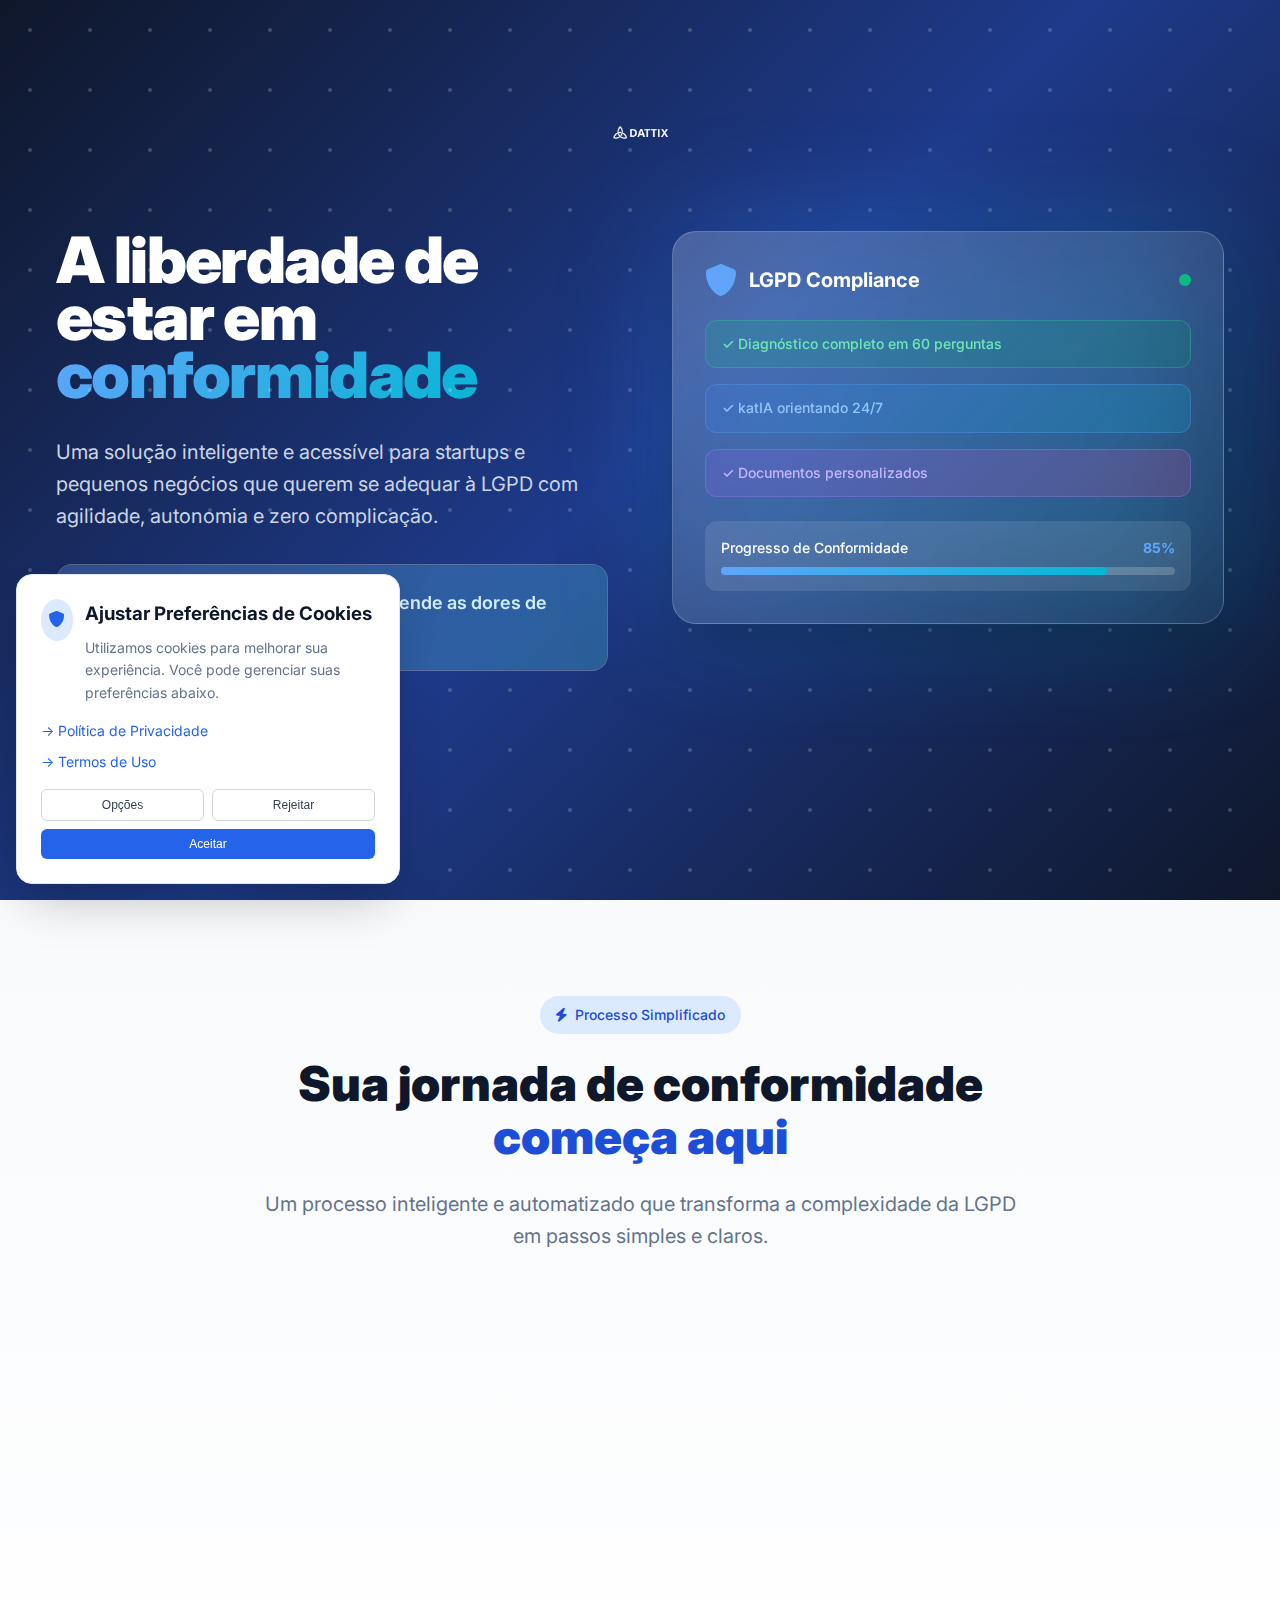
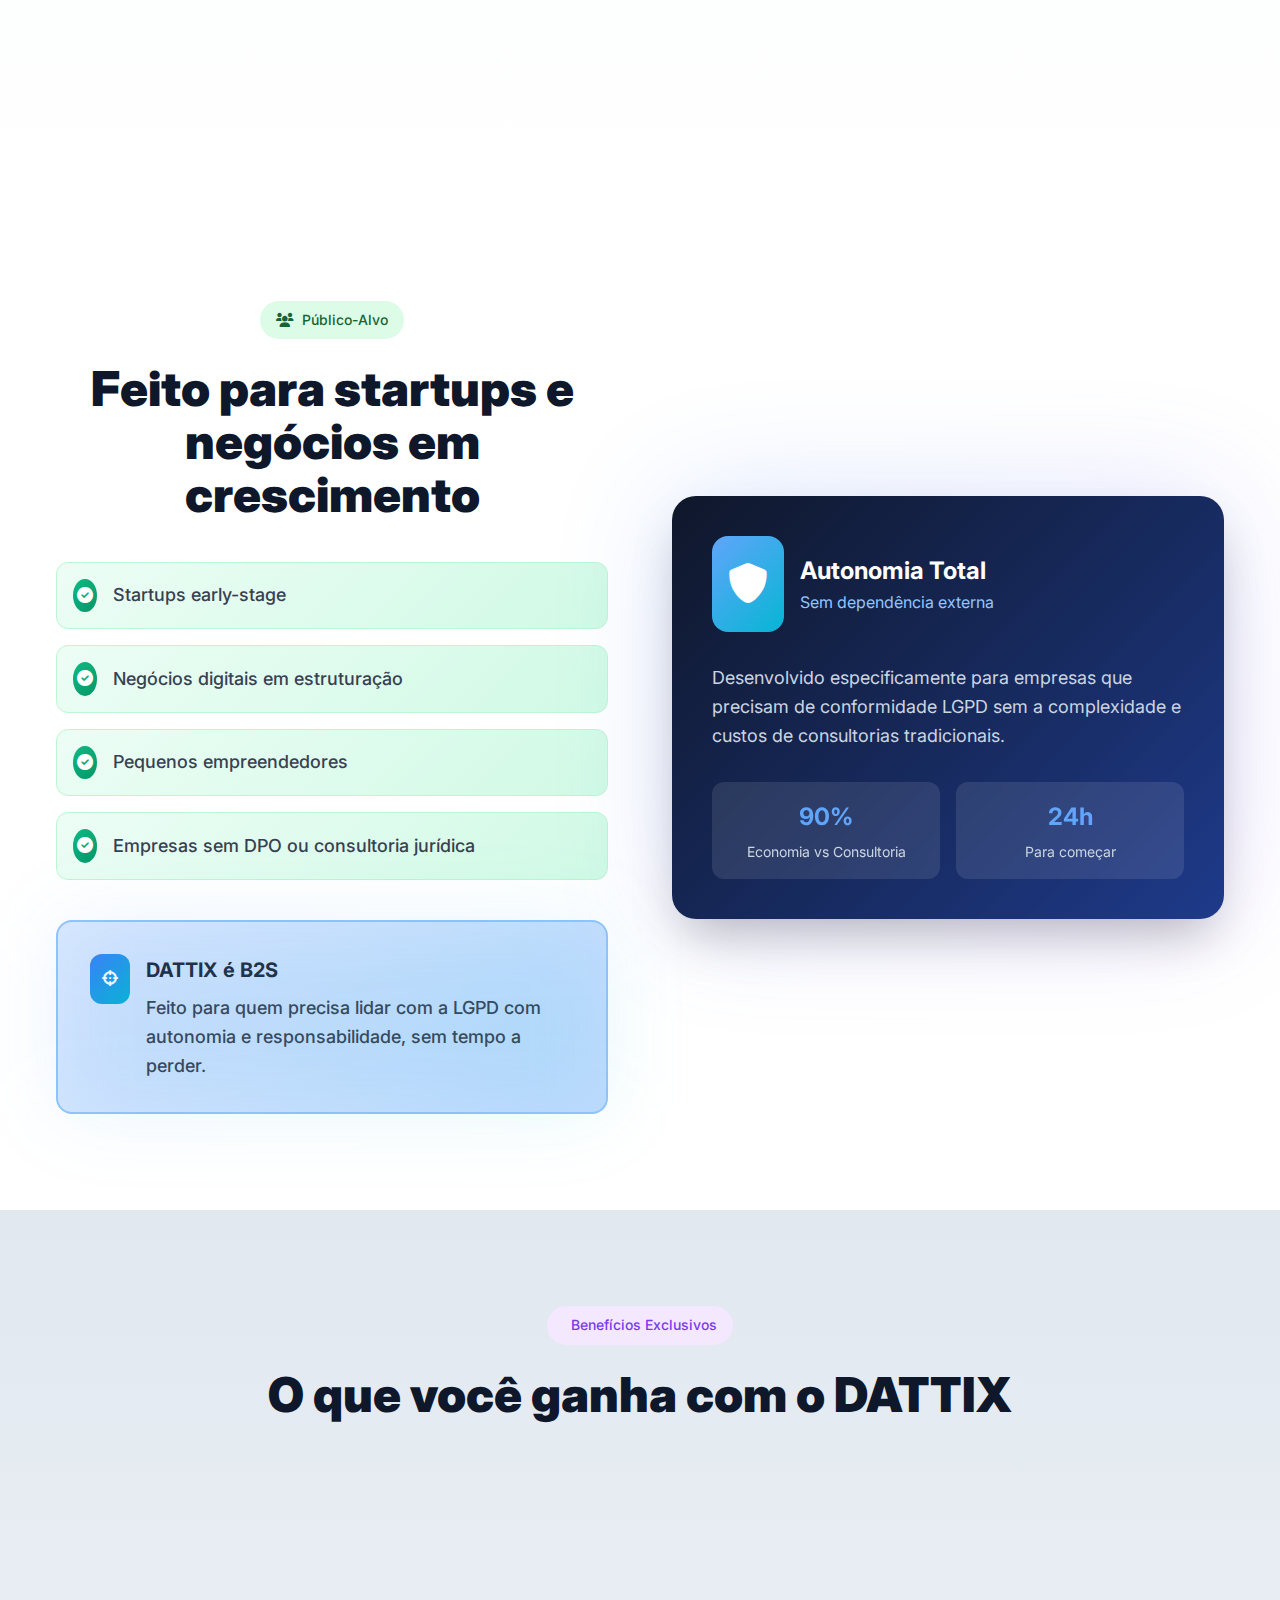
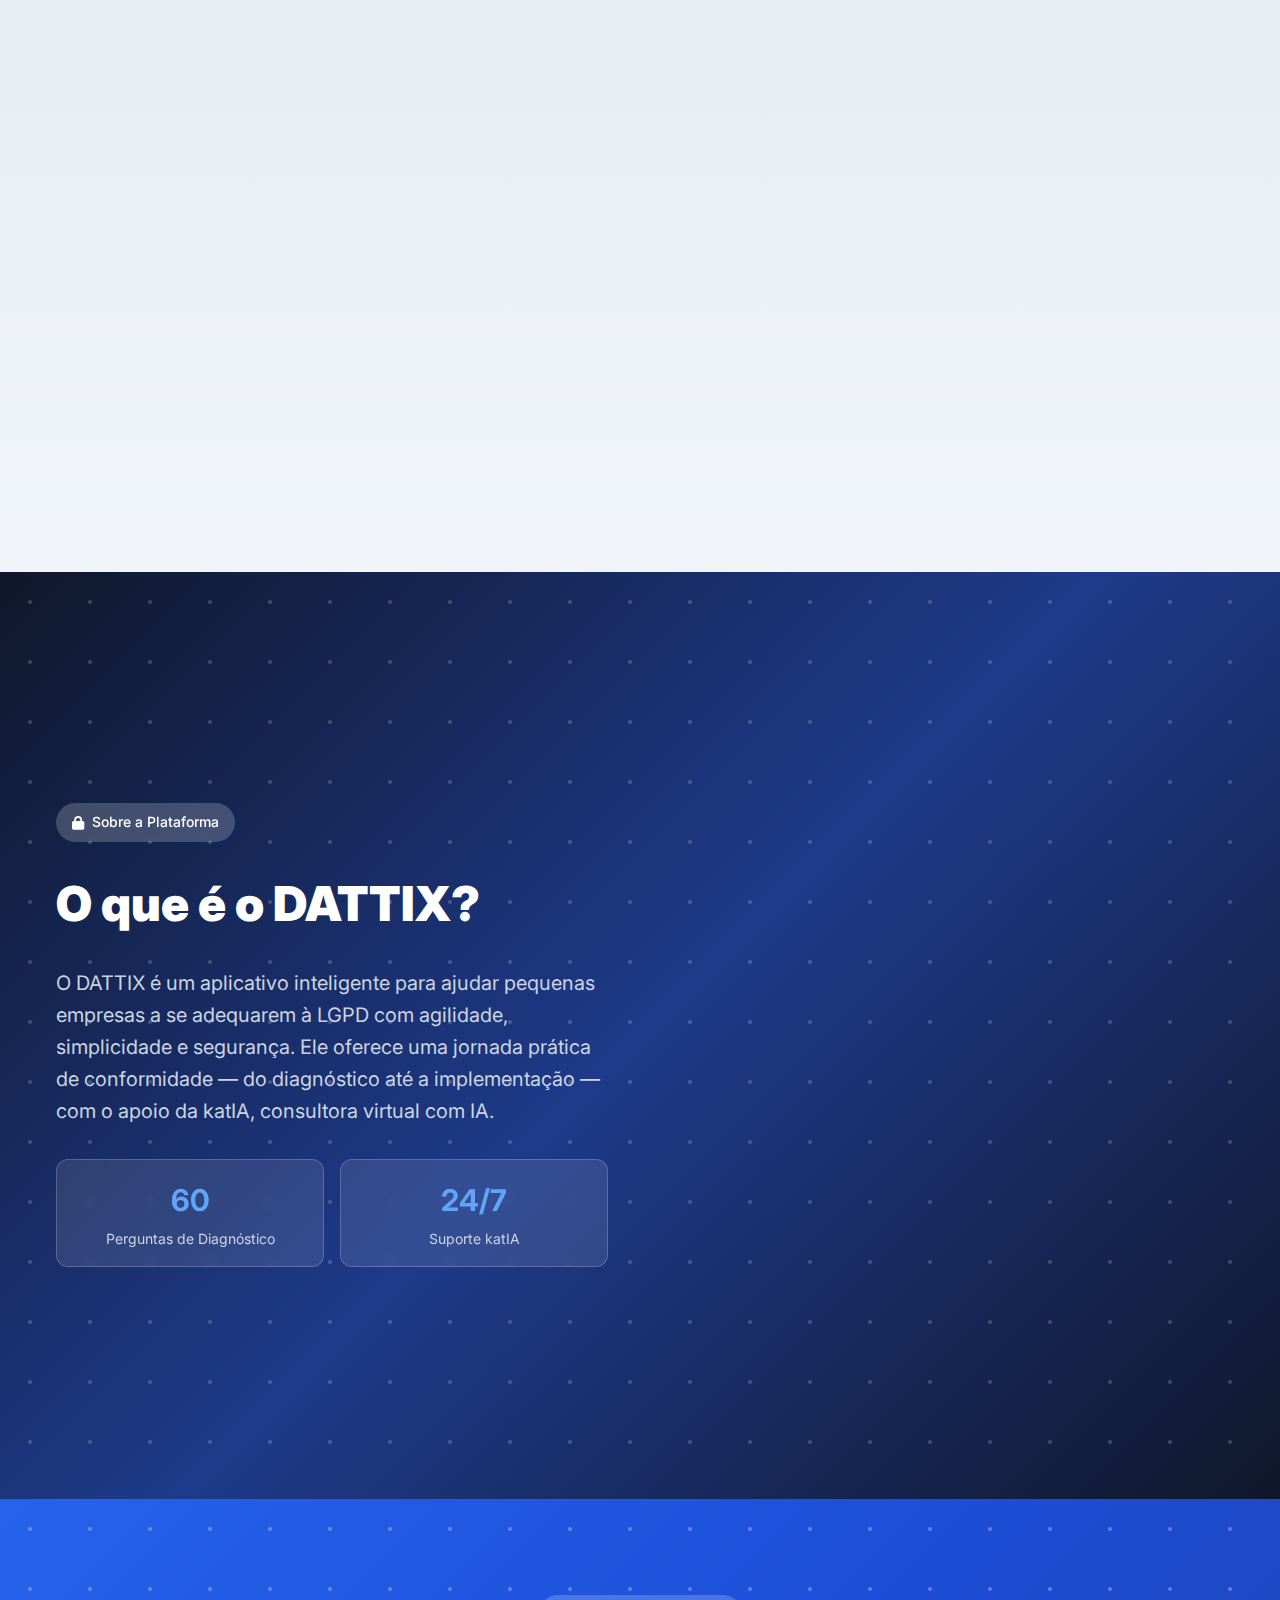
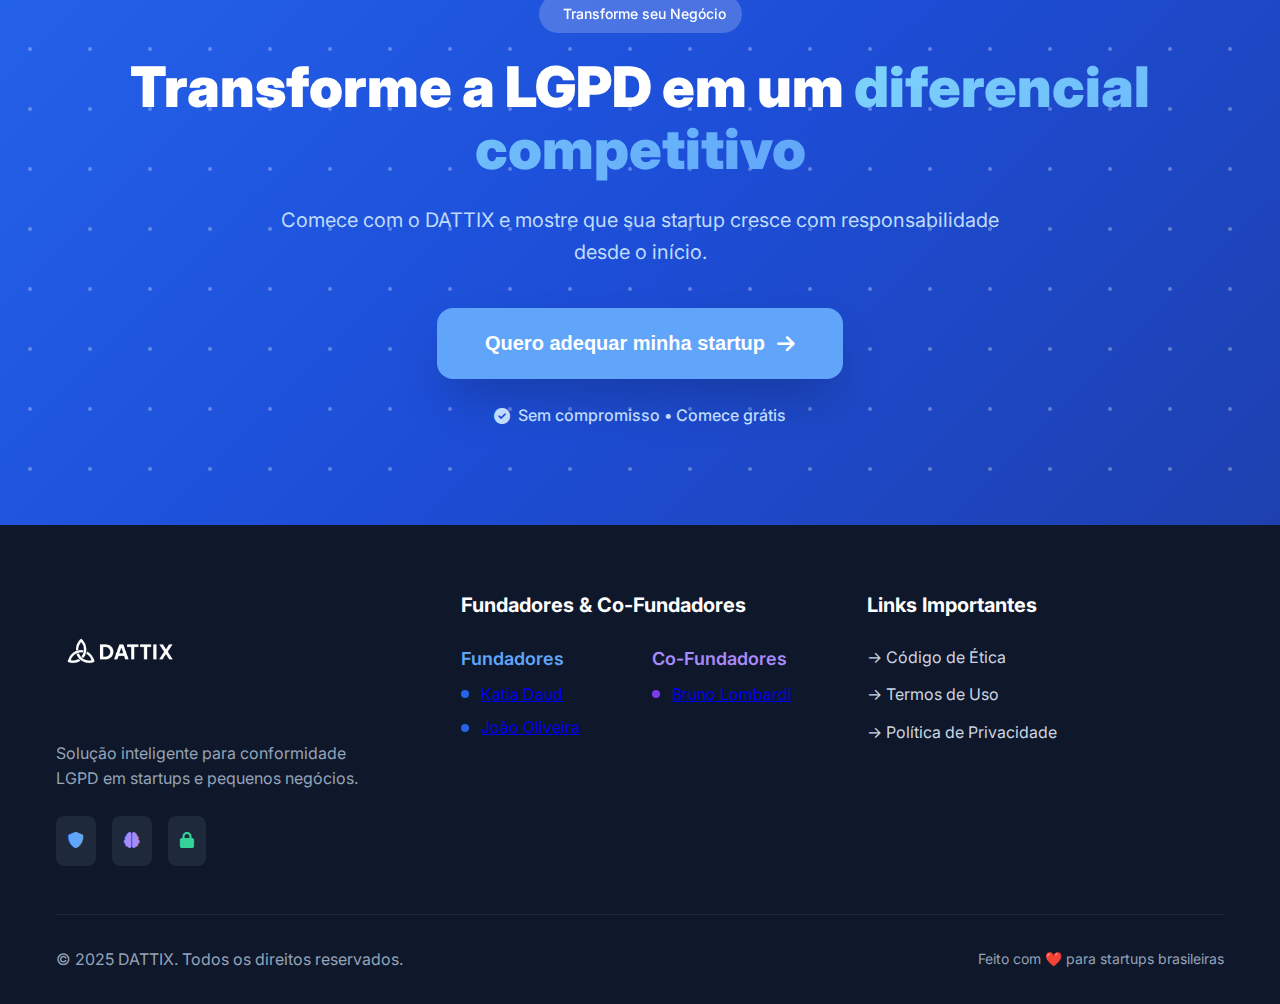
<file: index.html>
<!DOCTYPE html>
<html lang="pt-BR">
<head>
    <meta charset="UTF-8">
    <meta name="viewport" content="width=device-width, initial-scale=1.0">
    <title>DATTIX - Conformidade LGPD para Startups</title>
    <link rel="stylesheet" href="styles.css">
    <link href="https://fonts.googleapis.com/css2?family=Inter:wght@400;500;600;700;800;900&display=swap" rel="stylesheet">
    <link rel="stylesheet" href="https://cdnjs.cloudflare.com/ajax/libs/font-awesome/6.0.0/css/all.min.css">
</head>
<body>
    <!-- Modal -->
    <div id="modal" class="modal">
        <div class="modal-content">
            <button id="closeModal" class="modal-close">
                <i class="fas fa-times"></i>
            </button>
            <iframe 
                src="https://webhook2.atrativozap.com.br/webhook/f818a8bb-c054-4fe3-a2c7-6c2e5fd33ec9/chat"
                title="Fale com a KatIA"
                class="modal-iframe">
            </iframe>
        </div>
    </div>

    <!-- Hero Section -->
    <section class="hero">
        <div class="hero-bg"></div>
        <div class="container">
            <!-- Logo centralizado no topo -->
            <div class="logo-container">
                <img src="public/logo-dattix-new.png" alt="DATTIX Logo" class="hero-logo-small">
            </div>

            <!-- Duas colunas lado a lado -->
            <div class="hero-content">
                <div class="hero-left">
                    <h1 class="hero-title">
                        A liberdade de estar em 
                        <span class="gradient-text">conformidade</span>
                    </h1>

                    <p class="hero-description">
                        Uma solução inteligente e acessível para startups e pequenos negócios que querem se adequar à LGPD com
                        agilidade, autonomia e zero complicação.
                    </p>

                    <div class="katia-highlight">
                        <div class="katia-icon">
                            <i class="fas fa-sparkles"></i>
                        </div>
                        <div>
                            <p class="katia-text">
                                <strong class="katia-name">katIA</strong>, a consultora virtual que entende as dores de quem está começando.
                            </p>
                        </div>
                    </div>

                    <div class="hero-actions">
                        <button id="openModal" class="btn-primary">
                            Fale com a KatIA
                        </button>
                    </div>
                </div>

                <div class="hero-right">
                    <div class="compliance-card">
                        <div class="compliance-header">
                            <div class="compliance-title">
                                <i class="fas fa-shield-alt"></i>
                                <span>LGPD Compliance</span>
                            </div>
                            <div class="status-indicator"></div>
                        </div>

                        <div class="compliance-features">
                            <div class="feature-item feature-green">
                                ✓ Diagnóstico completo em 60 perguntas
                            </div>
                            <div class="feature-item feature-blue">
                                ✓ katIA orientando 24/7
                            </div>
                            <div class="feature-item feature-purple">
                                ✓ Documentos personalizados
                            </div>
                        </div>

                        <div class="progress-section">
                            <div class="progress-header">
                                <span>Progresso de Conformidade</span>
                                <span class="progress-value">85%</span>
                            </div>
                            <div class="progress-bar">
                                <div class="progress-fill"></div>
                            </div>
                        </div>
                    </div>
                </div>
            </div>
        </div>
    </section>

    <!-- Como Funciona -->
    <section class="how-it-works">
        <div class="container">
            <div class="section-header">
                <div class="section-badge">
                    <i class="fas fa-bolt"></i>
                    <span>Processo Simplificado</span>
                </div>
                <h2 class="section-title">
                    Sua jornada de conformidade<br>
                    <span class="text-blue">começa aqui</span>
                </h2>
                <p class="section-description">
                    Um processo inteligente e automatizado que transforma a complexidade da LGPD em passos simples e claros.
                </p>
            </div>

            <div class="steps-grid">
                <div class="step-card">
                    <div class="step-icons">
                        <div class="step-number step-blue">1</div>
                        <div class="step-icon step-blue">
                            <i class="fas fa-crosshairs"></i>
                        </div>
                    </div>
                    <h3 class="step-title">Diagnóstico automatizado</h3>
                    <p class="step-description">60 perguntas simples e matriz de conformidade instantânea.</p>
                </div>

                <div class="step-card">
                    <div class="step-icons">
                        <div class="step-number step-purple">2</div>
                        <div class="step-icon step-purple">
                            <i class="fas fa-brain"></i>
                        </div>
                    </div>
                    <h3 class="step-title">Orientação com katIA</h3>
                    <p class="step-description">IA que orienta, responde e sugere os próximos passos.</p>
                </div>

                <div class="step-card">
                    <div class="step-icons">
                        <div class="step-number step-green">3</div>
                        <div class="step-icon step-green">
                            <i class="fas fa-file-alt"></i>
                        </div>
                    </div>
                    <h3 class="step-title">Documentação pronta</h3>
                    <p class="step-description">Termos e políticas adaptadas à operação.</p>
                </div>

                <div class="step-card">
                    <div class="step-icons">
                        <div class="step-number step-orange">4</div>
                        <div class="step-icon step-orange">
                            <i class="fas fa-chart-bar"></i>
                        </div>
                    </div>
                    <h3 class="step-title">Painel com indicadores</h3>
                    <p class="step-description">Acompanhe sua evolução em tempo real.</p>
                </div>
            </div>
        </div>
    </section>

    <!-- Para quem é o DATTIX -->
    <section class="target-audience">
        <div class="container">
            <div class="target-grid">
                <div class="target-left">
                    <div class="section-header">
                        <div class="section-badge badge-green">
                            <i class="fas fa-users"></i>
                            <span>Público-Alvo</span>
                        </div>
                        <h2 class="section-title">
                            Feito para startups e negócios em crescimento
                        </h2>
                    </div>

                    <div class="target-list">
                        <div class="target-item">
                            <div class="target-icon">
                                <i class="fas fa-check-circle"></i>
                            </div>
                            <span>Startups early-stage</span>
                        </div>
                        <div class="target-item">
                            <div class="target-icon">
                                <i class="fas fa-check-circle"></i>
                            </div>
                            <span>Negócios digitais em estruturação</span>
                        </div>
                        <div class="target-item">
                            <div class="target-icon">
                                <i class="fas fa-check-circle"></i>
                            </div>
                            <span>Pequenos empreendedores</span>
                        </div>
                        <div class="target-item">
                            <div class="target-icon">
                                <i class="fas fa-check-circle"></i>
                            </div>
                            <span>Empresas sem DPO ou consultoria jurídica</span>
                        </div>
                    </div>

                    <div class="b2s-highlight">
                        <div class="b2s-icon">
                            <i class="fas fa-crosshairs"></i>
                        </div>
                        <div>
                            <h3 class="b2s-title">DATTIX é B2S</h3>
                            <p class="b2s-description">
                                Feito para quem precisa lidar com a LGPD com autonomia e responsabilidade, sem tempo a perder.
                            </p>
                        </div>
                    </div>
                </div>

                <div class="target-right">
                    <div class="autonomy-card">
                        <div class="autonomy-header">
                            <div class="autonomy-icon">
                                <i class="fas fa-shield-alt"></i>
                            </div>
                            <div>
                                <h3 class="autonomy-title">Autonomia Total</h3>
                                <p class="autonomy-subtitle">Sem dependência externa</p>
                            </div>
                        </div>

                        <p class="autonomy-description">
                            Desenvolvido especificamente para empresas que precisam de conformidade LGPD sem a complexidade e
                            custos de consultorias tradicionais.
                        </p>

                        <div class="stats-grid">
                            <div class="stat-item">
                                <div class="stat-value">90%</div>
                                <div class="stat-label">Economia vs Consultoria</div>
                            </div>
                            <div class="stat-item">
                                <div class="stat-value">24h</div>
                                <div class="stat-label">Para começar</div>
                            </div>
                        </div>
                    </div>
                </div>
            </div>
        </div>
    </section>

    <!-- O que você ganha -->
    <section class="benefits">
        <div class="container">
            <div class="section-header">
                <div class="section-badge badge-purple">
                    <i class="fas fa-sparkles"></i>
                    <span>Benefícios Exclusivos</span>
                </div>
                <h2 class="section-title">O que você ganha com o DATTIX</h2>
            </div>

            <div class="benefits-grid">
                <div class="benefit-card">
                    <div class="benefit-icon benefit-blue">
                        <i class="fas fa-crosshairs"></i>
                    </div>
                    <h3 class="benefit-title">Plataforma simples e acessível</h3>
                    <p class="benefit-description">Interface intuitiva pensada para não-especialistas em compliance.</p>
                </div>

                <div class="benefit-card">
                    <div class="benefit-icon benefit-purple">
                        <i class="fas fa-brain"></i>
                    </div>
                    <h3 class="benefit-title">katIA te orienta a cada etapa</h3>
                    <p class="benefit-description">Consultora virtual com IA para esclarecer dúvidas e guiar decisões.</p>
                </div>

                <div class="benefit-card">
                    <div class="benefit-icon benefit-green">
                        <i class="fas fa-file-alt"></i>
                    </div>
                    <h3 class="benefit-title">Documentos e plano de ação claros</h3>
                    <p class="benefit-description">Políticas e termos personalizados para seu negócio.</p>
                </div>

                <div class="benefit-card">
                    <div class="benefit-icon benefit-orange">
                        <i class="fas fa-shield-alt"></i>
                    </div>
                    <h3 class="benefit-title">Sem depender de consultorias caras</h3>
                    <p class="benefit-description">Economia significativa comparado a serviços tradicionais.</p>
                </div>

                <div class="benefit-card">
                    <div class="benefit-icon benefit-cyan">
                        <i class="fas fa-bolt"></i>
                    </div>
                    <h3 class="benefit-title">Digital, direto e com linguagem do seu negócio</h3>
                    <p class="benefit-description">Comunicação clara, sem juridiquês desnecessário.</p>
                </div>
            </div>
        </div>
    </section>

    <!-- Sobre a plataforma -->
    <section class="about-platform">
        <div class="about-bg"></div>
        <div class="container">
            <div class="about-grid">
                <div class="about-left">
                    <div class="section-badge badge-white">
                        <i class="fas fa-lock"></i>
                        <span>Sobre a Plataforma</span>
                    </div>
                    <h2 class="about-title">O que é o DATTIX?</h2>

                    <p class="about-description">
                        O DATTIX é um aplicativo inteligente para ajudar pequenas empresas a se adequarem à LGPD com agilidade,
                        simplicidade e segurança. Ele oferece uma jornada prática de conformidade — do diagnóstico até a
                        implementação — com o apoio da katIA, consultora virtual com IA.
                    </p>

                    <div class="about-stats">
                        <div class="about-stat">
                            <div class="about-stat-value">60</div>
                            <div class="about-stat-label">Perguntas de Diagnóstico</div>
                        </div>
                        <div class="about-stat">
                            <div class="about-stat-value">24/7</div>
                            <div class="about-stat-label">Suporte katIA</div>
                        </div>
                    </div>
                </div>

                <div class="about-right">
                    <div class="feature-list">
                        <div class="feature-item-detailed">
                            <div class="feature-icon-detailed feature-blue">
                                <i class="fas fa-crosshairs"></i>
                            </div>
                            <div class="feature-content">
                                <h3 class="feature-title-detailed">Diagnóstico automatizado</h3>
                                <p class="feature-description-detailed">Avaliação completa e instantânea do seu nível de conformidade.</p>
                            </div>
                        </div>

                        <div class="feature-item-detailed">
                            <div class="feature-icon-detailed feature-green">
                                <i class="fas fa-file-alt"></i>
                            </div>
                            <div class="feature-content">
                                <h3 class="feature-title-detailed">Documentação personalizada</h3>
                                <p class="feature-description-detailed">Políticas e termos adaptados especificamente para sua operação.</p>
                            </div>
                        </div>

                        <div class="feature-item-detailed">
                            <div class="feature-icon-detailed feature-purple">
                                <i class="fas fa-brain"></i>
                            </div>
                            <div class="feature-content">
                                <h3 class="feature-title-detailed">katIA com IA para orientar</h3>
                                <p class="feature-description-detailed">Assistente virtual inteligente disponível 24/7.</p>
                            </div>
                        </div>

                        <div class="feature-item-detailed">
                            <div class="feature-icon-detailed feature-orange">
                                <i class="fas fa-chart-bar"></i>
                            </div>
                            <div class="feature-content">
                                <h3 class="feature-title-detailed">Matriz de conformidade + painel de controle</h3>
                                <p class="feature-description-detailed">Acompanhamento visual do progresso e indicadores-chave.</p>
                            </div>
                        </div>

                        <div class="feature-item-detailed">
                            <div class="feature-icon-detailed feature-cyan">
                                <i class="fas fa-users"></i>
                            </div>
                            <div class="feature-content">
                                <h3 class="feature-title-detailed">Gestão de solicitações de titulares de dados</h3>
                                <p class="feature-description-detailed">Ferramenta completa para atender direitos dos usuários.</p>
                            </div>
                        </div>
                    </div>
                </div>
            </div>
        </div>
    </section>

    <!-- CTA Final -->
    <section class="cta-final">
        <div class="cta-bg"></div>
        <div class="container">
            <div class="cta-content">
                <div class="section-badge badge-white">
                    <i class="fas fa-sparkles"></i>
                    <span>Transforme seu Negócio</span>
                </div>

                <h2 class="cta-title">
                    Transforme a LGPD em um 
                    <span class="gradient-text-light">diferencial competitivo</span>
                </h2>

                <p class="cta-description">
                    Comece com o DATTIX e mostre que sua startup cresce com responsabilidade desde o início.
                </p>

                <div class="cta-actions">
                    <button id="openModalCTA" class="btn-cta">
                        Quero adequar minha startup
                        <i class="fas fa-arrow-right"></i>
                    </button>

                    <div class="cta-note">
                        <i class="fas fa-check-circle"></i>
                        <span>Sem compromisso • Comece grátis</span>
                    </div>
                </div>
            </div>
        </div>
    </section>

    <!-- Footer -->
    <footer class="footer">
        <div class="container">
            <div class="footer-content">
                <div class="footer-brand">
                    <img src="public/logo-dattix-new.png" alt="DATTIX Logo" class="footer-logo-small" style="width: 128px; height: auto;">
                    <p class="footer-description">
                        Solução inteligente para conformidade<br>
                        LGPD em startups e pequenos negócios.
                    </p>
                    <div class="footer-icons">
                        <div class="footer-icon">
                            <i class="fas fa-shield-alt"></i>
                        </div>
                        <div class="footer-icon">
                            <i class="fas fa-brain"></i>
                        </div>
                        <div class="footer-icon">
                            <i class="fas fa-lock"></i>
                        </div>
                    </div>
                </div>

                <div class="footer-team">
                    <h3 class="footer-title">Fundadores & Co-Fundadores</h3>
                    <div class="team-grid">
                        <div class="team-section">
                            <h4 class="team-subtitle">Fundadores</h4>
                            <div class="team-members">
                                <div class="team-member">
                                    <div class="team-dot team-dot-blue"></div>
                                    <span><a href="https://www.linkedin.com/in/katiadaud" target="_blank" rel="noopener noreferrer">Katia Daud</a></span>
                                </div>
                                <div class="team-member">
                                    <div class="team-dot team-dot-blue"></div>
                                    <span><a href="https://www.linkedin.com/in/jo%C3%A3ooliveira10" target="_blank" rel="noopener noreferrer">João Oliveira</a></span>
                                </div>
                            </div>
                        </div>

                        <div class="team-section">
                            <h4 class="team-subtitle">Co-Fundadores</h4>
                            <div class="team-members">
                                <div class="team-member">
                                    <div class="team-dot team-dot-purple"></div>
                                    <span><a href="https://www.linkedin.com/in/brunolombardidev" target="_blank" rel="noopener noreferrer">Bruno Lombardi</a></span>
                                </div>
                            </div>
                        </div>
                    </div>
                </div>

                <div class="footer-links">
                    <h3 class="footer-title">Links Importantes</h3>
                    <div class="footer-nav">
                        <a href="codigo-etica.html" class="footer-link">→ Código de Ética</a>
                        <a href="termos-uso.html" class="footer-link">→ Termos de Uso</a>
                        <a href="politica-privacidade.html" class="footer-link">→ Política de Privacidade</a>
                    </div>
                </div>
            </div>

            <div class="footer-bottom">
                <p class="footer-copyright">© 2025 DATTIX. Todos os direitos reservados.</p>
                <div class="footer-made">
                    <span>Feito com ❤️ para startups brasileiras</span>
                </div>
            </div>
        </div>
    </footer>

    <!-- Cookie Consent Modal -->
    <div id="cookieModal" class="cookie-modal">
        <div class="cookie-content">
            <div class="cookie-header">
                <div class="cookie-icon">
                    <i class="fas fa-shield-alt"></i>
                </div>
                <div class="cookie-text">
                    <h3 class="cookie-title">Ajustar Preferências de Cookies</h3>
                    <p class="cookie-description">
                        Utilizamos cookies para melhorar sua experiência. Você pode gerenciar suas preferências abaixo.
                    </p>
                </div>
            </div>

            <div class="cookie-links">
                <a href="politica-privacidade.html" class="cookie-link">→ Política de Privacidade</a>
                <a href="termos-uso.html" class="cookie-link">→ Termos de Uso</a>
            </div>

            <div class="cookie-actions">
                <div class="cookie-buttons-row">
                    <button id="cookieOptions" class="btn-cookie-outline">Opções</button>
                    <button id="cookieReject" class="btn-cookie-outline">Rejeitar</button>
                </div>
                <button id="cookieAccept" class="btn-cookie-primary">Aceitar</button>
            </div>
        </div>
    </div>

    <!-- Cookie Options Modal -->
    <div id="cookieOptionsModal" class="cookie-options-modal">
        <div class="cookie-options-content">
            <div class="cookie-options-header">
                <h2 class="cookie-options-title">Preferências de Cookies</h2>
                <button id="closeCookieOptions" class="cookie-options-close">
                    <i class="fas fa-times"></i>
                </button>
            </div>

            <p class="cookie-options-description">
                Existem diversos tipos de cookies na internet, com diferentes propósitos. Você tem o direito de escolher
                quais deles deseja permitir.
            </p>

            <div class="cookie-categories">
                <div class="cookie-category cookie-necessary">
                    <div class="cookie-category-content">
                        <h3 class="cookie-category-title">Necessários</h3>
                        <p class="cookie-category-description">
                            São cookies necessários para o funcionamento do site. Sem eles o site não funciona e portanto
                            devem estar sempre habilitados.
                        </p>
                    </div>
                    <div class="cookie-toggle cookie-toggle-on">
                        <div class="cookie-toggle-slider"></div>
                    </div>
                </div>

                <div class="cookie-category">
                    <div class="cookie-category-content">
                        <h3 class="cookie-category-title">Funcionalidade</h3>
                        <p class="cookie-category-description">
                            São cookies que adicionam funcionalidades desejáveis ao site, como relembrar preferências, idioma.
                            Permitem personalização de sua experiência.
                        </p>
                    </div>
                    <div class="cookie-toggle" data-type="functionality">
                        <div class="cookie-toggle-slider"></div>
                    </div>
                </div>

                <div class="cookie-category">
                    <div class="cookie-category-content">
                        <h3 class="cookie-category-title">Estatísticas</h3>
                        <p class="cookie-category-description">
                            São cookies utilizados para adquirir dados de como os usuários utilizam a página (quais páginas
                            são mais visitadas, se ocorreram mensagens de erro, etc.).
                        </p>
                    </div>
                    <div class="cookie-toggle" data-type="statistics">
                        <div class="cookie-toggle-slider"></div>
                    </div>
                </div>

                <div class="cookie-category">
                    <div class="cookie-category-content">
                        <h3 class="cookie-category-title">Marketing</h3>
                        <p class="cookie-category-description">
                            São cookies utilizados para te apresentar propagandas personalizadas.
                        </p>
                    </div>
                    <div class="cookie-toggle" data-type="marketing">
                        <div class="cookie-toggle-slider"></div>
                    </div>
                </div>

                <div class="cookie-category">
                    <div class="cookie-category-content">
                        <h3 class="cookie-category-title">Não classificados</h3>
                        <p class="cookie-category-description">
                            São cookies que ainda não classificamos em nenhuma das outras categorias.
                        </p>
                    </div>
                    <div class="cookie-toggle" data-type="unclassified">
                        <div class="cookie-toggle-slider"></div>
                    </div>
                </div>
            </div>

            <div class="cookie-options-actions">
                <button id="acceptSelected" class="btn-cookie-accept">Aceitar Todos Selecionados</button>
            </div>
        </div>
    </div>

    <script src="script.js"></script>
</body>
</html>
</file>
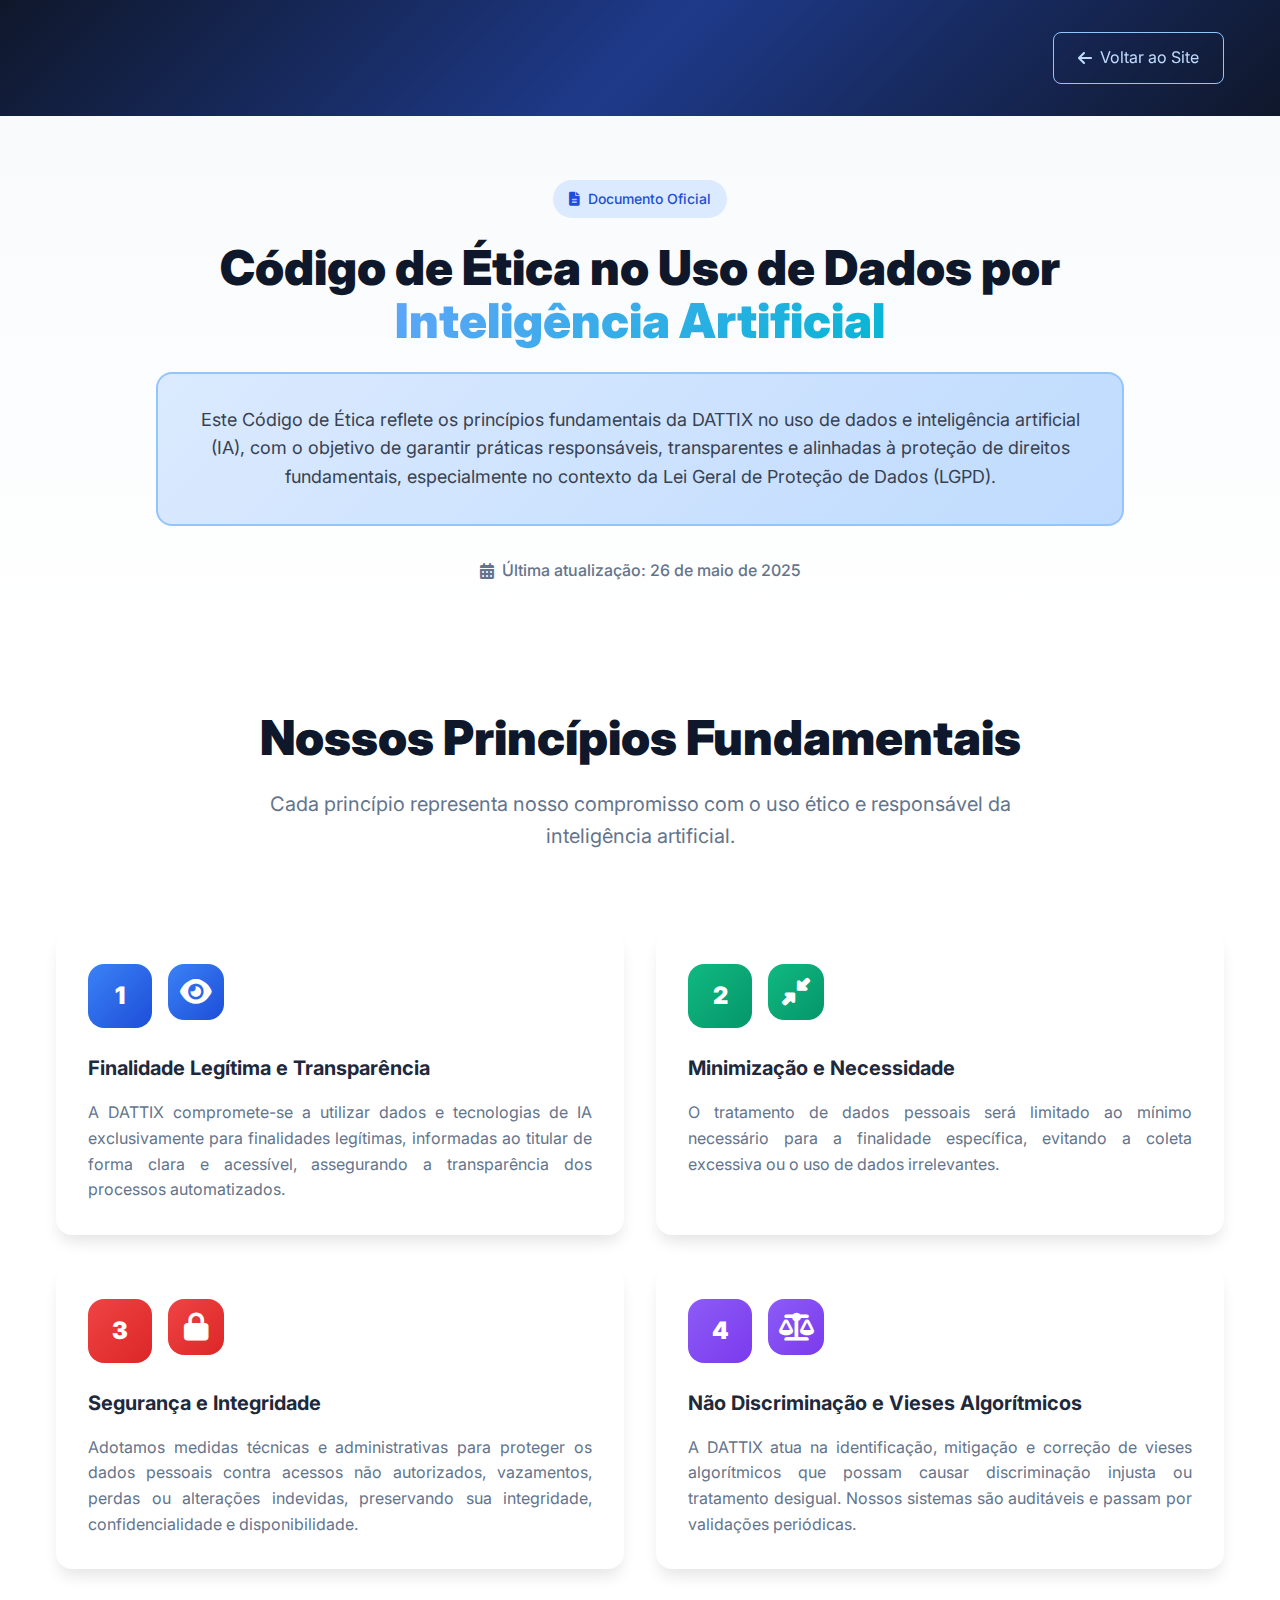
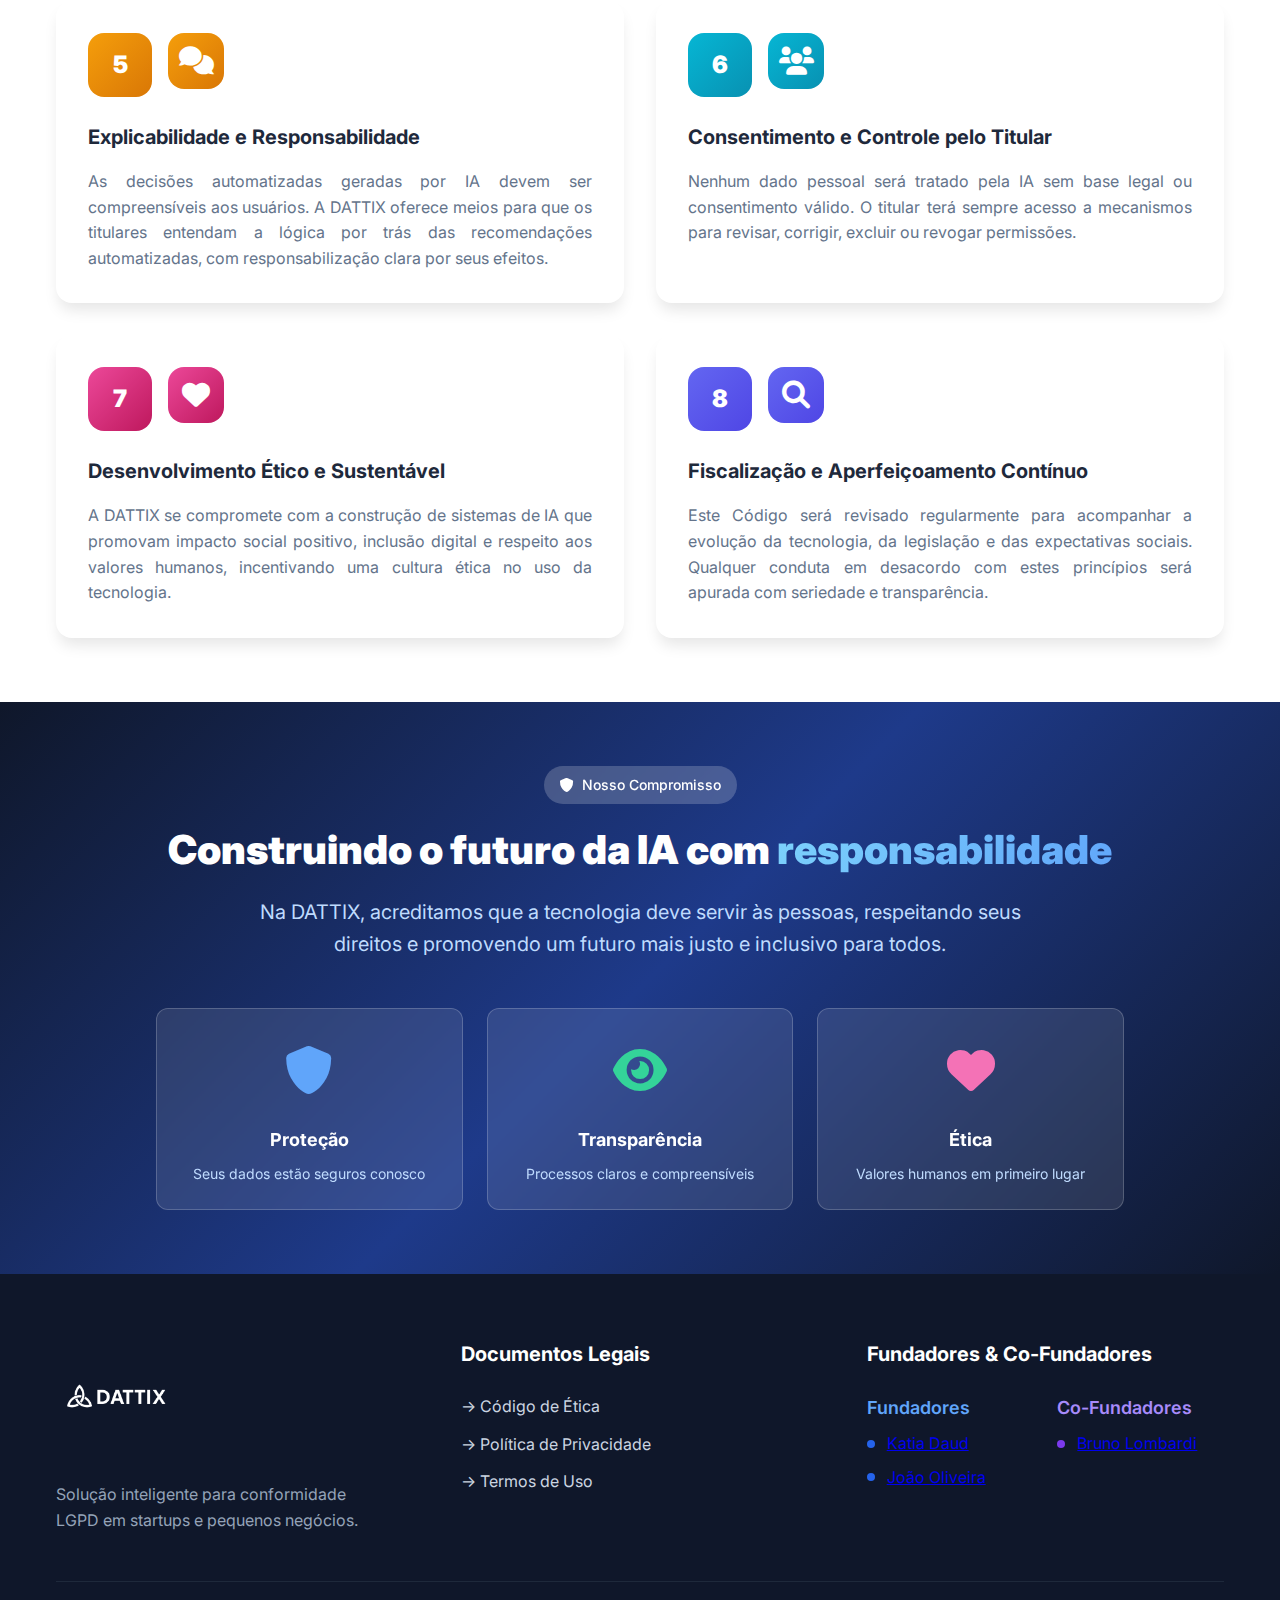
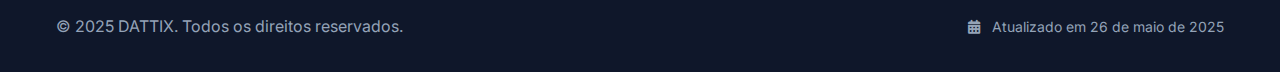
<file: codigo-etica.html>
<!DOCTYPE html>
<html lang="pt-BR">
<head>
    <meta charset="UTF-8">
    <meta name="viewport" content="width=device-width, initial-scale=1.0">
    <title>Código de Ética - DATTIX</title>
    <link rel="stylesheet" href="styles.css">
    <link href="https://fonts.googleapis.com/css2?family=Inter:wght@400;500;600;700;800;900&display=swap" rel="stylesheet">
    <link rel="stylesheet" href="https://cdnjs.cloudflare.com/ajax/libs/font-awesome/6.0.0/css/all.min.css">
    <style>
        .legal-page {
            min-height: 100vh;
            background: white;
        }
        
        .legal-header {
            background: linear-gradient(135deg, #0f172a, #1e3a8a, #0f172a);
            padding: 2rem 0;
        }
        
        .back-button {
            background: transparent;
            border: 1px solid #93c5fd;
            color: #bfdbfe;
            padding: 0.75rem 1.5rem;
            border-radius: 0.5rem;
            text-decoration: none;
            display: inline-flex;
            align-items: center;
            gap: 0.5rem;
            transition: all 0.3s ease;
            backdrop-filter: blur(4px);
        }
        
        .back-button:hover {
            background: #2563eb;
            color: white;
        }
        
        .legal-hero {
            padding: 4rem 0;
            background: linear-gradient(180deg, #f8fafc, white);
            text-align: center;
        }
        
        .legal-content {
            padding: 4rem 0;
        }
        
        .principles-grid {
            display: grid;
            grid-template-columns: repeat(auto-fit, minmax(400px, 1fr));
            gap: 2rem;
            margin-top: 3rem;
        }
        
        .principle-card {
            background: white;
            border-radius: 1rem;
            padding: 2rem;
            box-shadow: 0 10px 15px -3px rgba(0, 0, 0, 0.1);
            transition: all 0.3s ease;
        }
        
        .principle-card:hover {
            transform: translateY(-0.25rem);
            box-shadow: 0 25px 50px -12px rgba(0, 0, 0, 0.25);
        }
        
        .principle-header {
            display: flex;
            align-items: flex-start;
            gap: 1rem;
            margin-bottom: 1.5rem;
        }
        
        .principle-number {
            width: 4rem;
            height: 4rem;
            border-radius: 1rem;
            display: flex;
            align-items: center;
            justify-content: center;
            font-size: 1.5rem;
            font-weight: 900;
            color: white;
            flex-shrink: 0;
        }
        
        .principle-icon {
            width: 3.5rem;
            height: 3.5rem;
            border-radius: 1rem;
            display: flex;
            align-items: center;
            justify-content: center;
            color: white;
            flex-shrink: 0;
        }
        
        .principle-icon i {
            font-size: 1.75rem;
        }
        
        .principle-title {
            font-size: 1.25rem;
            font-weight: 700;
            color: #1e293b;
            margin-bottom: 1rem;
            transition: color 0.3s ease;
        }
        
        .principle-card:hover .principle-title {
            color: #1d4ed8;
        }
        
        .principle-description {
            color: #64748b;
            line-height: 1.6;
            text-align: justify;
        }
        
        .commitment-section {
            padding: 4rem 0;
            background: linear-gradient(135deg, #0f172a, #1e3a8a, #0f172a);
            color: white;
            text-align: center;
        }
        
        .commitment-grid {
            display: grid;
            grid-template-columns: repeat(auto-fit, minmax(250px, 1fr));
            gap: 1.5rem;
            margin-top: 3rem;
        }
        
        .commitment-item {
            background: rgba(255, 255, 255, 0.1);
            backdrop-filter: blur(4px);
            border: 1px solid rgba(255, 255, 255, 0.2);
            border-radius: 0.75rem;
            padding: 1.5rem;
            text-align: center;
        }
        
        .commitment-icon {
            font-size: 3rem;
            margin-bottom: 1rem;
        }
        
        .commitment-title {
            font-size: 1.125rem;
            font-weight: 700;
            margin-bottom: 0.5rem;
        }
        
        .commitment-description {
            font-size: 0.875rem;
            color: #bfdbfe;
        }

        .footer-logo-small {
            height: 40px; /* Adjust the height as needed */
        }
    </style>
</head>
<body>
    <div class="legal-page">
        <!-- Header -->
        <header class="legal-header">
            <div class="container">
                <div style="display: flex; justify-content: flex-end;">
                    <a href="index.html" class="back-button">
                        <i class="fas fa-arrow-left"></i>
                        Voltar ao Site
                    </a>
                </div>
            </div>
        </header>

        <!-- Hero Section -->
        <section class="legal-hero">
            <div class="container" style="max-width: 1000px;">
                <div class="section-badge">
                    <i class="fas fa-file-alt"></i>
                    <span>Documento Oficial</span>
                </div>

                <h1 style="font-size: 3rem; font-weight: 900; color: #0f172a; margin-bottom: 1.5rem; line-height: 1.1;">
                    Código de Ética no Uso de Dados por 
                    <span class="gradient-text">Inteligência Artificial</span>
                </h1>

                <div style="background: linear-gradient(135deg, #dbeafe, #bfdbfe); border: 2px solid #93c5fd; border-radius: 1rem; padding: 2rem; margin-bottom: 2rem;">
                    <p style="font-size: 1.125rem; color: #374151; line-height: 1.6;">
                        Este Código de Ética reflete os princípios fundamentais da DATTIX no uso de dados e inteligência
                        artificial (IA), com o objetivo de garantir práticas responsáveis, transparentes e alinhadas à proteção de
                        direitos fundamentais, especialmente no contexto da Lei Geral de Proteção de Dados (LGPD).
                    </p>
                </div>

                <div style="display: flex; align-items: center; justify-content: center; gap: 0.5rem; color: #64748b;">
                    <i class="fas fa-calendar-alt"></i>
                    <span style="font-weight: 500;">Última atualização: 26 de maio de 2025</span>
                </div>
            </div>
        </section>

        <!-- Princípios -->
        <section class="legal-content">
            <div class="container">
                <div class="section-header">
                    <h2 class="section-title">Nossos Princípios Fundamentais</h2>
                    <p class="section-description">
                        Cada princípio representa nosso compromisso com o uso ético e responsável da inteligência artificial.
                    </p>
                </div>

                <div class="principles-grid">
                    <div class="principle-card">
                        <div class="principle-header">
                            <div class="principle-number step-blue">1</div>
                            <div class="principle-icon step-blue">
                                <i class="fas fa-eye"></i>
                            </div>
                        </div>
                        <div>
                            <h3 class="principle-title">Finalidade Legítima e Transparência</h3>
                            <p class="principle-description">
                                A DATTIX compromete-se a utilizar dados e tecnologias de IA exclusivamente para finalidades legítimas, informadas ao titular de forma clara e acessível, assegurando a transparência dos processos automatizados.
                            </p>
                        </div>
                    </div>

                    <div class="principle-card">
                        <div class="principle-header">
                            <div class="principle-number step-green">2</div>
                            <div class="principle-icon step-green">
                                <i class="fas fa-compress-alt"></i>
                            </div>
                        </div>
                        <div>
                            <h3 class="principle-title">Minimização e Necessidade</h3>
                            <p class="principle-description">
                                O tratamento de dados pessoais será limitado ao mínimo necessário para a finalidade específica, evitando a coleta excessiva ou o uso de dados irrelevantes.
                            </p>
                        </div>
                    </div>

                    <div class="principle-card">
                        <div class="principle-header">
                            <div class="principle-number" style="background: linear-gradient(135deg, #ef4444, #dc2626);">3</div>
                            <div class="principle-icon" style="background: linear-gradient(135deg, #ef4444, #dc2626);">
                                <i class="fas fa-lock"></i>
                            </div>
                        </div>
                        <div>
                            <h3 class="principle-title">Segurança e Integridade</h3>
                            <p class="principle-description">
                                Adotamos medidas técnicas e administrativas para proteger os dados pessoais contra acessos não autorizados, vazamentos, perdas ou alterações indevidas, preservando sua integridade, confidencialidade e disponibilidade.
                            </p>
                        </div>
                    </div>

                    <div class="principle-card">
                        <div class="principle-header">
                            <div class="principle-number step-purple">4</div>
                            <div class="principle-icon step-purple">
                                <i class="fas fa-balance-scale"></i>
                            </div>
                        </div>
                        <div>
                            <h3 class="principle-title">Não Discriminação e Vieses Algorítmicos</h3>
                            <p class="principle-description">
                                A DATTIX atua na identificação, mitigação e correção de vieses algorítmicos que possam causar discriminação injusta ou tratamento desigual. Nossos sistemas são auditáveis e passam por validações periódicas.
                            </p>
                        </div>
                    </div>

                    <div class="principle-card">
                        <div class="principle-header">
                            <div class="principle-number step-orange">5</div>
                            <div class="principle-icon step-orange">
                                <i class="fas fa-comments"></i>
                            </div>
                        </div>
                        <div>
                            <h3 class="principle-title">Explicabilidade e Responsabilidade</h3>
                            <p class="principle-description">
                                As decisões automatizadas geradas por IA devem ser compreensíveis aos usuários. A DATTIX oferece meios para que os titulares entendam a lógica por trás das recomendações automatizadas, com responsabilização clara por seus efeitos.
                            </p>
                        </div>
                    </div>

                    <div class="principle-card">
                        <div class="principle-header">
                            <div class="principle-number benefit-cyan">6</div>
                            <div class="principle-icon benefit-cyan">
                                <i class="fas fa-users"></i>
                            </div>
                        </div>
                        <div>
                            <h3 class="principle-title">Consentimento e Controle pelo Titular</h3>
                            <p class="principle-description">
                                Nenhum dado pessoal será tratado pela IA sem base legal ou consentimento válido. O titular terá sempre acesso a mecanismos para revisar, corrigir, excluir ou revogar permissões.
                            </p>
                        </div>
                    </div>

                    <div class="principle-card">
                        <div class="principle-header">
                            <div class="principle-number" style="background: linear-gradient(135deg, #ec4899, #be185d);">7</div>
                            <div class="principle-icon" style="background: linear-gradient(135deg, #ec4899, #be185d);">
                                <i class="fas fa-heart"></i>
                            </div>
                        </div>
                        <div>
                            <h3 class="principle-title">Desenvolvimento Ético e Sustentável</h3>
                            <p class="principle-description">
                                A DATTIX se compromete com a construção de sistemas de IA que promovam impacto social positivo, inclusão digital e respeito aos valores humanos, incentivando uma cultura ética no uso da tecnologia.
                            </p>
                        </div>
                    </div>

                    <div class="principle-card">
                        <div class="principle-header">
                            <div class="principle-number" style="background: linear-gradient(135deg, #6366f1, #4f46e5);">8</div>
                            <div class="principle-icon" style="background: linear-gradient(135deg, #6366f1, #4f46e5);">
                                <i class="fas fa-search"></i>
                            </div>
                        </div>
                        <div>
                            <h3 class="principle-title">Fiscalização e Aperfeiçoamento Contínuo</h3>
                            <p class="principle-description">
                                Este Código será revisado regularmente para acompanhar a evolução da tecnologia, da legislação e das expectativas sociais. Qualquer conduta em desacordo com estes princípios será apurada com seriedade e transparência.
                            </p>
                        </div>
                    </div>
                </div>
            </div>
        </section>

        <!-- Compromisso -->
        <section class="commitment-section">
            <div class="container" style="max-width: 1000px;">
                <div class="section-badge badge-white">
                    <i class="fas fa-shield-alt"></i>
                    <span>Nosso Compromisso</span>
                </div>

                <h2 style="font-size: 2.5rem; font-weight: 900; line-height: 1.1; margin-bottom: 1.5rem;">
                    Construindo o futuro da IA com 
                    <span class="gradient-text-light">responsabilidade</span>
                </h2>

                <p style="font-size: 1.25rem; color: #bfdbfe; line-height: 1.6; max-width: 768px; margin: 0 auto 2rem;">
                    Na DATTIX, acreditamos que a tecnologia deve servir às pessoas, respeitando seus direitos e promovendo um
                    futuro mais justo e inclusivo para todos.
                </p>

                <div class="commitment-grid">
                    <div class="commitment-item">
                        <div class="commitment-icon" style="color: #60a5fa;">
                            <i class="fas fa-shield-alt"></i>
                        </div>
                        <h3 class="commitment-title">Proteção</h3>
                        <p class="commitment-description">Seus dados estão seguros conosco</p>
                    </div>
                    <div class="commitment-item">
                        <div class="commitment-icon" style="color: #34d399;">
                            <i class="fas fa-eye"></i>
                        </div>
                        <h3 class="commitment-title">Transparência</h3>
                        <p class="commitment-description">Processos claros e compreensíveis</p>
                    </div>
                    <div class="commitment-item">
                        <div class="commitment-icon" style="color: #f472b6;">
                            <i class="fas fa-heart"></i>
                        </div>
                        <h3 class="commitment-title">Ética</h3>
                        <p class="commitment-description">Valores humanos em primeiro lugar</p>
                    </div>
                </div>
            </div>
        </section>

        <!-- Footer -->
        <footer class="footer">
            <div class="container">
                <div class="footer-content">
                    <div class="footer-brand">
                        <img src="public/logo-dattix-new.png" alt="DATTIX Logo" class="footer-logo-small" style="width: 128px; height: auto;">
                        <p class="footer-description">
                            Solução inteligente para conformidade<br>
                            LGPD em startups e pequenos negócios.
                        </p>
                    </div>

                    <div class="footer-links">
                        <h3 class="footer-title">Documentos Legais</h3>
                        <div class="footer-nav">
                            <a href="codigo-etica.html" class="footer-link">→ Código de Ética</a>
                            <a href="politica-privacidade.html" class="footer-link">→ Política de Privacidade</a>
                            <a href="termos-uso.html" class="footer-link">→ Termos de Uso</a>
                        </div>
                    </div>

                    <div class="footer-team">
                        <h3 class="footer-title">Fundadores & Co-Fundadores</h3>
                        <div class="team-grid">
                            <div class="team-section">
                                <h4 class="team-subtitle">Fundadores</h4>
                                <div class="team-members">
                                    <div class="team-member">
                                        <div class="team-dot team-dot-blue"></div>
                                        <span><a href="https://www.linkedin.com/in/katiadaud" target="_blank" rel="noopener noreferrer">Katia Daud</a></span>
                                    </div>
                                    <div class="team-member">
                                        <div class="team-dot team-dot-blue"></div>
                                        <span><a href="https://www.linkedin.com/in/jo%C3%A3ooliveira10" target="_blank" rel="noopener noreferrer">João Oliveira</a></span>
                                    </div>
                                </div>
                            </div>

                            <div class="team-section">
                                <h4 class="team-subtitle">Co-Fundadores</h4>
                                <div class="team-members">
                                    <div class="team-member">
                                        <div class="team-dot team-dot-purple"></div>
                                        <span><a href="https://www.linkedin.com/in/brunolombardidev" target="_blank" rel="noopener noreferrer">Bruno Lombardi</a></span>
                                    </div>
                                </div>
                            </div>
                        </div>
                    </div>
                </div>

                <div class="footer-bottom">
                    <p class="footer-copyright">© 2025 DATTIX. Todos os direitos reservados.</p>
                    <div class="footer-made">
                        <i class="fas fa-calendar-alt" style="margin-right: 0.5rem;"></i>
                        <span>Atualizado em 26 de maio de 2025</span>
                    </div>
                </div>
            </div>
        </footer>
    </div>

    <script src="script.js"></script>
</body>
</html>
</file>
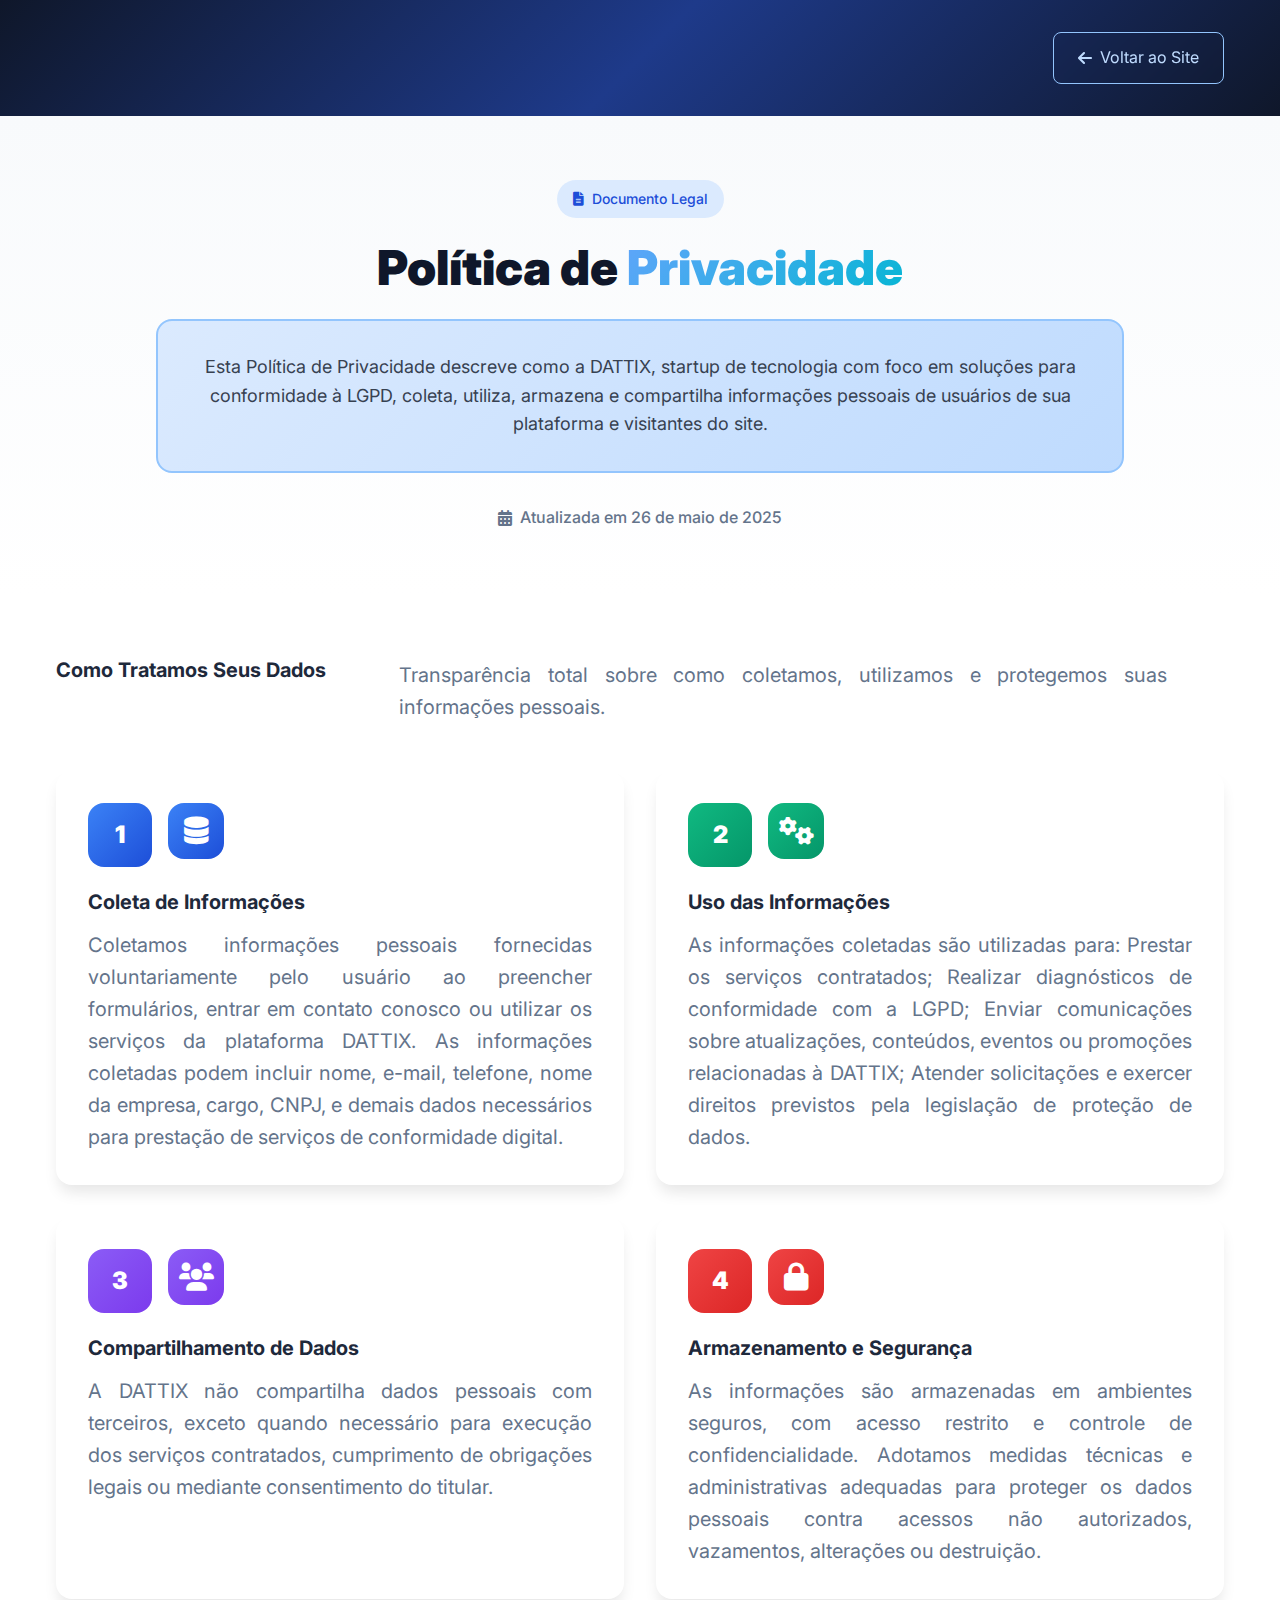
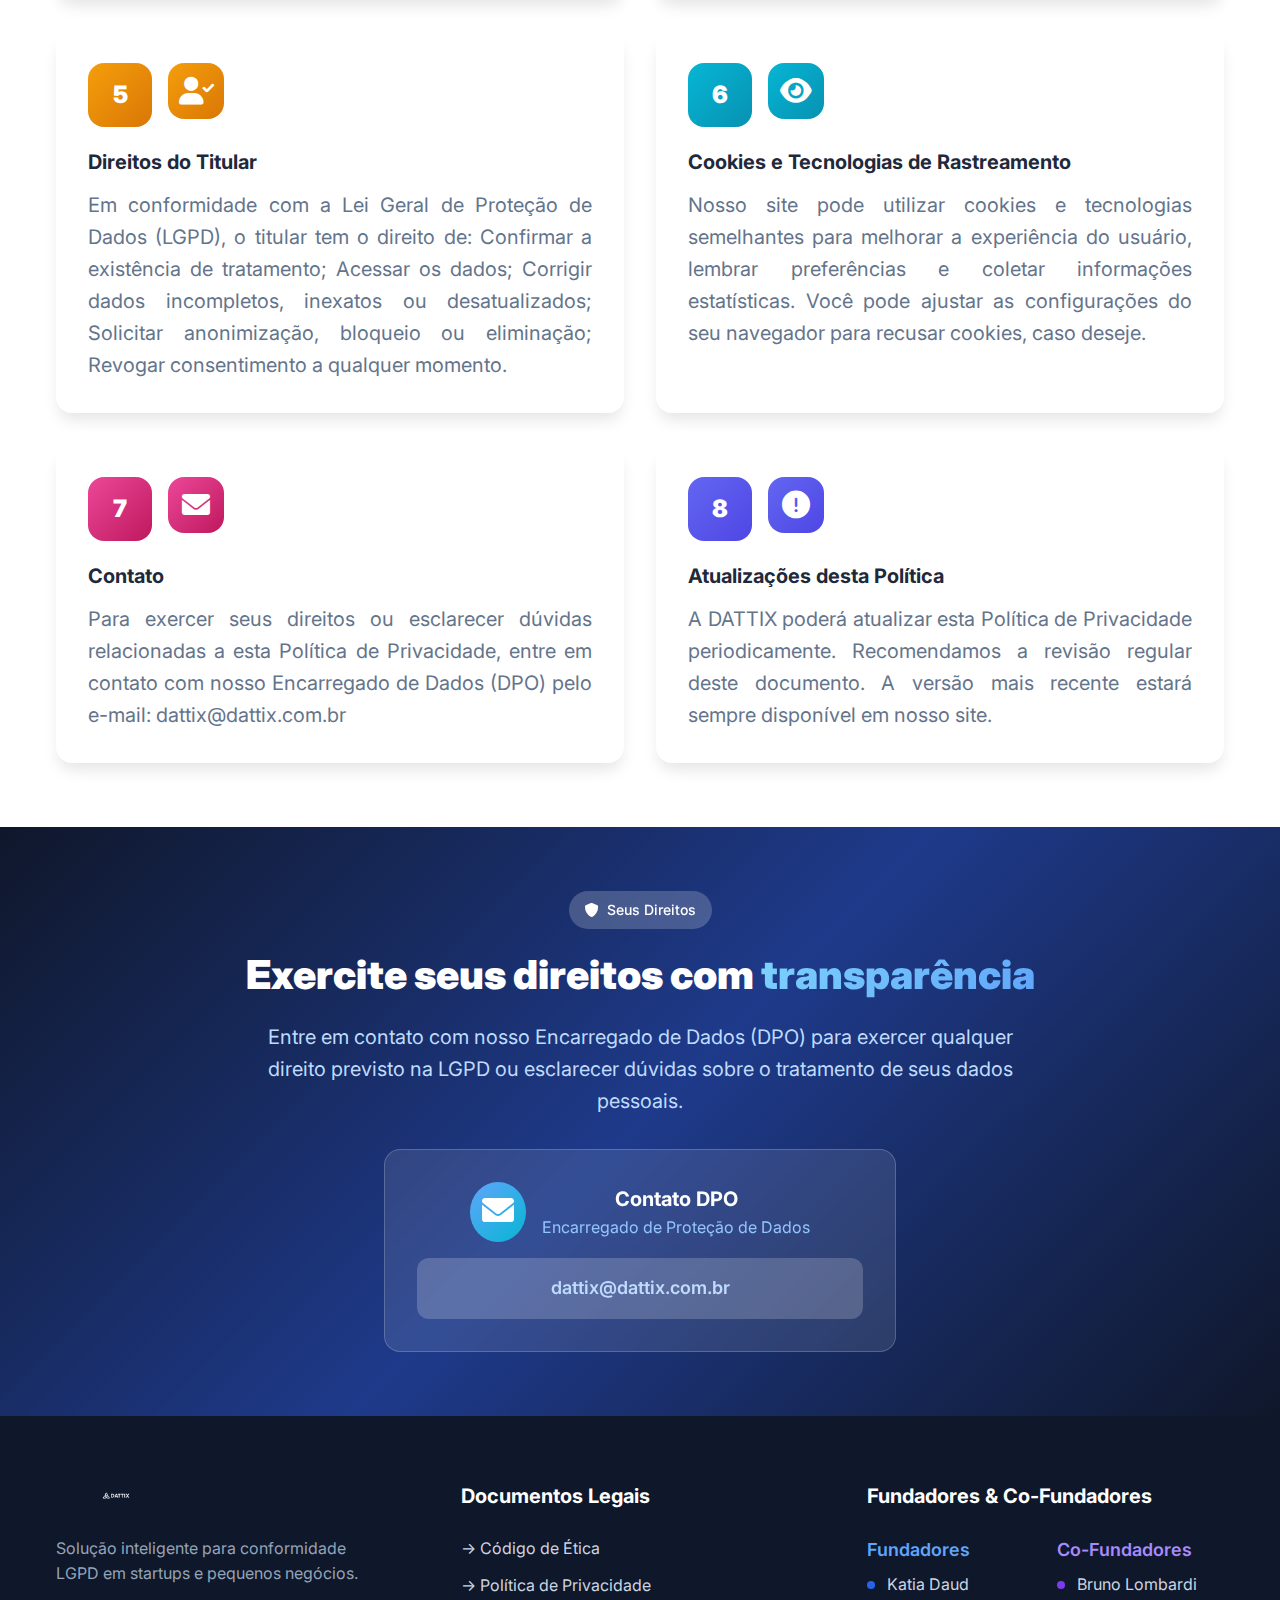
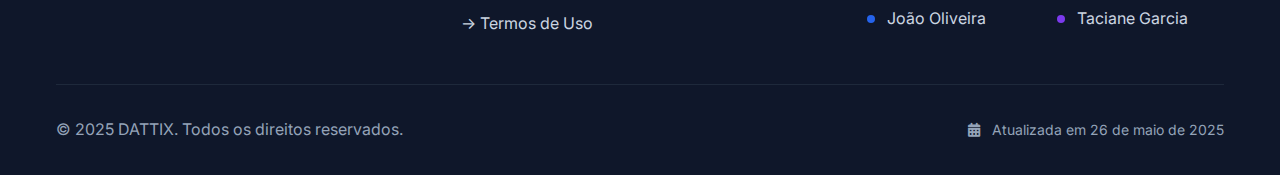
<file: politica-privacidade.html>
<!DOCTYPE html>
<html lang="pt-BR">
<head>
    <meta charset="UTF-8">
    <meta name="viewport" content="width=device-width, initial-scale=1.0">
    <title>Política de Privacidade - DATTIX</title>
    <link rel="stylesheet" href="styles.css">
    <link href="https://fonts.googleapis.com/css2?family=Inter:wght@400;500;600;700;800;900&display=swap" rel="stylesheet">
    <link rel="stylesheet" href="https://cdnjs.cloudflare.com/ajax/libs/font-awesome/6.0.0/css/all.min.css">
    <style>
        .legal-page {
            min-height: 100vh;
            background: white;
        }
        
        .legal-header {
            background: linear-gradient(135deg, #0f172a, #1e3a8a, #0f172a);
            padding: 2rem 0;
        }
        
        .back-button {
            background: transparent;
            border: 1px solid #93c5fd;
            color: #bfdbfe;
            padding: 0.75rem 1.5rem;
            border-radius: 0.5rem;
            text-decoration: none;
            display: inline-flex;
            align-items: center;
            gap: 0.5rem;
            transition: all 0.3s ease;
            backdrop-filter: blur(4px);
        }
        
        .back-button:hover {
            background: #2563eb;
            color: white;
        }
        
        .legal-hero {
            padding: 4rem 0;
            background: linear-gradient(180deg, #f8fafc, white);
            text-align: center;
        }
        
        .legal-content {
            padding: 4rem 0;
        }
        
        .sections-grid {
            display: grid;
            grid-template-columns: repeat(auto-fit, minmax(400px, 1fr));
            gap: 2rem;
            margin-top: 3rem;
        }
        
        .section-card {
            background: white;
            border-radius: 1rem;
            padding: 2rem;
            box-shadow: 0 10px 15px -3px rgba(0, 0, 0, 0.1);
            transition: all 0.3s ease;
        }
        
        .section-card:hover {
            transform: translateY(-0.25rem);
            box-shadow: 0 25px 50px -12px rgba(0, 0, 0, 0.25);
        }
        
        .section-header {
            display: flex;
            align-items: flex-start;
            gap: 1rem;
            margin-bottom: 1.5rem;
        }
        
        .section-number {
            width: 4rem;
            height: 4rem;
            border-radius: 1rem;
            display: flex;
            align-items: center;
            justify-content: center;
            font-size: 1.5rem;
            font-weight: 900;
            color: white;
            flex-shrink: 0;
        }
        
        .section-icon {
            width: 3.5rem;
            height: 3.5rem;
            border-radius: 1rem;
            display: flex;
            align-items: center;
            justify-content: center;
            color: white;
            flex-shrink: 0;
        }
        
        .section-icon i {
            font-size: 1.75rem;
        }
        
        .section-title {
            font-size: 1.25rem;
            font-weight: 700;
            color: #1e293b;
            margin-bottom: 1rem;
            transition: color 0.3s ease;
        }
        
        .section-card:hover .section-title {
            color: #1d4ed8;
        }
        
        .section-description {
            color: #64748b;
            line-height: 1.6;
            text-align: justify;
        }
        
        .contact-section {
            padding: 4rem 0;
            background: linear-gradient(135deg, #0f172a, #1e3a8a, #0f172a);
            color: white;
            text-align: center;
        }
        
        .contact-card {
            background: rgba(255, 255, 255, 0.1);
            backdrop-filter: blur(4px);
            border: 1px solid rgba(255, 255, 255, 0.2);
            border-radius: 1rem;
            padding: 2rem;
            max-width: 32rem;
            margin: 0 auto;
        }
        
        .contact-header {
            display: flex;
            align-items: center;
            justify-content: center;
            gap: 1rem;
            margin-bottom: 1rem;
        }
        
        .contact-icon {
            background: linear-gradient(135deg, #60a5fa, #06b6d4);
            border-radius: 50%;
            padding: 0.75rem;
        }
        
        .contact-icon i {
            font-size: 2rem;
            color: white;
        }
        
        .contact-info h3 {
            font-size: 1.25rem;
            font-weight: 700;
            color: white;
        }
        
        .contact-info p {
            color: #93c5fd;
        }
        
        .contact-email {
            background: rgba(255, 255, 255, 0.1);
            backdrop-filter: blur(4px);
            border-radius: 0.75rem;
            padding: 1rem;
            margin-top: 1rem;
        }
        
        .contact-email p {
            font-size: 1.125rem;
            font-weight: 600;
            color: #bfdbfe;
        }

        .footer-logo-small {
            height: 40px;
        }
    </style>
</head>
<body>
    <div class="legal-page">
        <!-- Header -->
        <header class="legal-header">
            <div class="container">
                <div style="display: flex; justify-content: flex-end;">
                    <a href="index.html" class="back-button">
                        <i class="fas fa-arrow-left"></i>
                        Voltar ao Site
                    </a>
                </div>
            </div>
        </header>

        <!-- Hero Section -->
        <section class="legal-hero">
            <div class="container" style="max-width: 1000px;">
                <div class="section-badge">
                    <i class="fas fa-file-alt"></i>
                    <span>Documento Legal</span>
                </div>

                <h1 style="font-size: 3rem; font-weight: 900; color: #0f172a; margin-bottom: 1.5rem; line-height: 1.1;">
                    Política de 
                    <span class="gradient-text">Privacidade</span>
                </h1>

                <div style="background: linear-gradient(135deg, #dbeafe, #bfdbfe); border: 2px solid #93c5fd; border-radius: 1rem; padding: 2rem; margin-bottom: 2rem;">
                    <p style="font-size: 1.125rem; color: #374151; line-height: 1.6;">
                        Esta Política de Privacidade descreve como a DATTIX, startup de tecnologia com foco em soluções para
                        conformidade à LGPD, coleta, utiliza, armazena e compartilha informações pessoais de usuários de sua
                        plataforma e visitantes do site.
                    </p>
                </div>

                <div style="display: flex; align-items: center; justify-content: center; gap: 0.5rem; color: #64748b;">
                    <i class="fas fa-calendar-alt"></i>
                    <span style="font-weight: 500;">Atualizada em 26 de maio de 2025</span>
                </div>
            </div>
        </section>

        <!-- Seções da Política -->
        <section class="legal-content">
            <div class="container">
                <div class="section-header">
                    <h2 class="section-title">Como Tratamos Seus Dados</h2>
                    <p class="section-description">
                        Transparência total sobre como coletamos, utilizamos e protegemos suas informações pessoais.
                    </p>
                </div>

                <div class="sections-grid">
                    <div class="section-card">
                        <div class="section-header">
                            <div class="section-number step-blue">1</div>
                            <div class="section-icon step-blue">
                                <i class="fas fa-database"></i>
                            </div>
                        </div>
                        <div>
                            <h3 class="section-title">Coleta de Informações</h3>
                            <p class="section-description">
                                Coletamos informações pessoais fornecidas voluntariamente pelo usuário ao preencher formulários, entrar em contato conosco ou utilizar os serviços da plataforma DATTIX. As informações coletadas podem incluir nome, e-mail, telefone, nome da empresa, cargo, CNPJ, e demais dados necessários para prestação de serviços de conformidade digital.
                            </p>
                        </div>
                    </div>

                    <div class="section-card">
                        <div class="section-header">
                            <div class="section-number step-green">2</div>
                            <div class="section-icon step-green">
                                <i class="fas fa-cogs"></i>
                            </div>
                        </div>
                        <div>
                            <h3 class="section-title">Uso das Informações</h3>
                            <p class="section-description">
                                As informações coletadas são utilizadas para: Prestar os serviços contratados; Realizar diagnósticos de conformidade com a LGPD; Enviar comunicações sobre atualizações, conteúdos, eventos ou promoções relacionadas à DATTIX; Atender solicitações e exercer direitos previstos pela legislação de proteção de dados.
                            </p>
                        </div>
                    </div>

                    <div class="section-card">
                        <div class="section-header">
                            <div class="section-number step-purple">3</div>
                            <div class="section-icon step-purple">
                                <i class="fas fa-users"></i>
                            </div>
                        </div>
                        <div>
                            <h3 class="section-title">Compartilhamento de Dados</h3>
                            <p class="section-description">
                                A DATTIX não compartilha dados pessoais com terceiros, exceto quando necessário para execução dos serviços contratados, cumprimento de obrigações legais ou mediante consentimento do titular.
                            </p>
                        </div>
                    </div>

                    <div class="section-card">
                        <div class="section-header">
                            <div class="section-number" style="background: linear-gradient(135deg, #ef4444, #dc2626);">4</div>
                            <div class="section-icon" style="background: linear-gradient(135deg, #ef4444, #dc2626);">
                                <i class="fas fa-lock"></i>
                            </div>
                        </div>
                        <div>
                            <h3 class="section-title">Armazenamento e Segurança</h3>
                            <p class="section-description">
                                As informações são armazenadas em ambientes seguros, com acesso restrito e controle de confidencialidade. Adotamos medidas técnicas e administrativas adequadas para proteger os dados pessoais contra acessos não autorizados, vazamentos, alterações ou destruição.
                            </p>
                        </div>
                    </div>

                    <div class="section-card">
                        <div class="section-header">
                            <div class="section-number step-orange">5</div>
                            <div class="section-icon step-orange">
                                <i class="fas fa-user-check"></i>
                            </div>
                        </div>
                        <div>
                            <h3 class="section-title">Direitos do Titular</h3>
                            <p class="section-description">
                                Em conformidade com a Lei Geral de Proteção de Dados (LGPD), o titular tem o direito de: Confirmar a existência de tratamento; Acessar os dados; Corrigir dados incompletos, inexatos ou desatualizados; Solicitar anonimização, bloqueio ou eliminação; Revogar consentimento a qualquer momento.
                            </p>
                        </div>
                    </div>

                    <div class="section-card">
                        <div class="section-header">
                            <div class="section-number benefit-cyan">6</div>
                            <div class="section-icon benefit-cyan">
                                <i class="fas fa-eye"></i>
                            </div>
                        </div>
                        <div>
                            <h3 class="section-title">Cookies e Tecnologias de Rastreamento</h3>
                            <p class="section-description">
                                Nosso site pode utilizar cookies e tecnologias semelhantes para melhorar a experiência do usuário, lembrar preferências e coletar informações estatísticas. Você pode ajustar as configurações do seu navegador para recusar cookies, caso deseje.
                            </p>
                        </div>
                    </div>

                    <div class="section-card">
                        <div class="section-header">
                            <div class="section-number" style="background: linear-gradient(135deg, #ec4899, #be185d);">7</div>
                            <div class="section-icon" style="background: linear-gradient(135deg, #ec4899, #be185d);">
                                <i class="fas fa-envelope"></i>
                            </div>
                        </div>
                        <div>
                            <h3 class="section-title">Contato</h3>
                            <p class="section-description">
                                Para exercer seus direitos ou esclarecer dúvidas relacionadas a esta Política de Privacidade, entre em contato com nosso Encarregado de Dados (DPO) pelo e-mail: dattix@dattix.com.br
                            </p>
                        </div>
                    </div>

                    <div class="section-card">
                        <div class="section-header">
                            <div class="section-number" style="background: linear-gradient(135deg, #6366f1, #4f46e5);">8</div>
                            <div class="section-icon" style="background: linear-gradient(135deg, #6366f1, #4f46e5);">
                                <i class="fas fa-exclamation-circle"></i>
                            </div>
                        </div>
                        <div>
                            <h3 class="section-title">Atualizações desta Política</h3>
                            <p class="section-description">
                                A DATTIX poderá atualizar esta Política de Privacidade periodicamente. Recomendamos a revisão regular deste documento. A versão mais recente estará sempre disponível em nosso site.
                            </p>
                        </div>
                    </div>
                </div>
            </div>
        </section>

        <!-- Contato DPO -->
        <section class="contact-section">
            <div class="container" style="max-width: 1000px;">
                <div class="section-badge badge-white">
                    <i class="fas fa-shield-alt"></i>
                    <span>Seus Direitos</span>
                </div>

                <h2 style="font-size: 2.5rem; font-weight: 900; line-height: 1.1; margin-bottom: 1.5rem;">
                    Exercite seus direitos com 
                    <span class="gradient-text-light">transparência</span>
                </h2>

                <p style="font-size: 1.25rem; color: #bfdbfe; line-height: 1.6; max-width: 768px; margin: 0 auto 2rem;">
                    Entre em contato com nosso Encarregado de Dados (DPO) para exercer qualquer direito previsto na LGPD ou
                    esclarecer dúvidas sobre o tratamento de seus dados pessoais.
                </p>

                <div class="contact-card">
                    <div class="contact-header">
                        <div class="contact-icon">
                            <i class="fas fa-envelope"></i>
                        </div>
                        <div class="contact-info">
                            <h3>Contato DPO</h3>
                            <p>Encarregado de Proteção de Dados</p>
                        </div>
                    </div>
                    <div class="contact-email">
                        <p>dattix@dattix.com.br</p>
                    </div>
                </div>
            </div>
        </section>

        <!-- Footer -->
        <footer class="footer">
            <div class="container">
                <div class="footer-content">
                    <div class="footer-brand">
                        <img src="public/logo-dattix-new.png" alt="DATTIX Logo" class="footer-logo-small">
                        <p class="footer-description">
                            Solução inteligente para conformidade<br>
                            LGPD em startups e pequenos negócios.
                        </p>
                    </div>

                    <div class="footer-links">
                        <h3 class="footer-title">Documentos Legais</h3>
                        <div class="footer-nav">
                            <a href="codigo-etica.html" class="footer-link">→ Código de Ética</a>
                            <a href="politica-privacidade.html" class="footer-link">→ Política de Privacidade</a>
                            <a href="termos-uso.html" class="footer-link">→ Termos de Uso</a>
                        </div>
                    </div>

                    <div class="footer-team">
                        <h3 class="footer-title">Fundadores & Co-Fundadores</h3>
                        <div class="team-grid">
                            <div class="team-section">
                                <h4 class="team-subtitle">Fundadores</h4>
                                <div class="team-members">
                                    <div class="team-member">
                                        <div class="team-dot team-dot-blue"></div>
                                        <span>Katia Daud</span>
                                    </div>
                                    <div class="team-member">
                                        <div class="team-dot team-dot-blue"></div>
                                        <span>João Oliveira</span>
                                    </div>
                                </div>
                            </div>

                            <div class="team-section">
                                <h4 class="team-subtitle">Co-Fundadores</h4>
                                <div class="team-members">
                                    <div class="team-member">
                                        <div class="team-dot team-dot-purple"></div>
                                        <span>Bruno Lombardi</span>
                                    </div>
                                    <div class="team-member">
                                        <div class="team-dot team-dot-purple"></div>
                                        <span>Taciane Garcia</span>
                                    </div>
                                </div>
                            </div>
                        </div>
                    </div>
                </div>

                <div class="footer-bottom">
                    <p class="footer-copyright">© 2025 DATTIX. Todos os direitos reservados.</p>
                    <div class="footer-made">
                        <i class="fas fa-calendar-alt" style="margin-right: 0.5rem;"></i>
                        <span>Atualizada em 26 de maio de 2025</span>
                    </div>
                </div>
            </div>
        </footer>
    </div>

    <script src="script.js"></script>
</body>
</html>
</file>
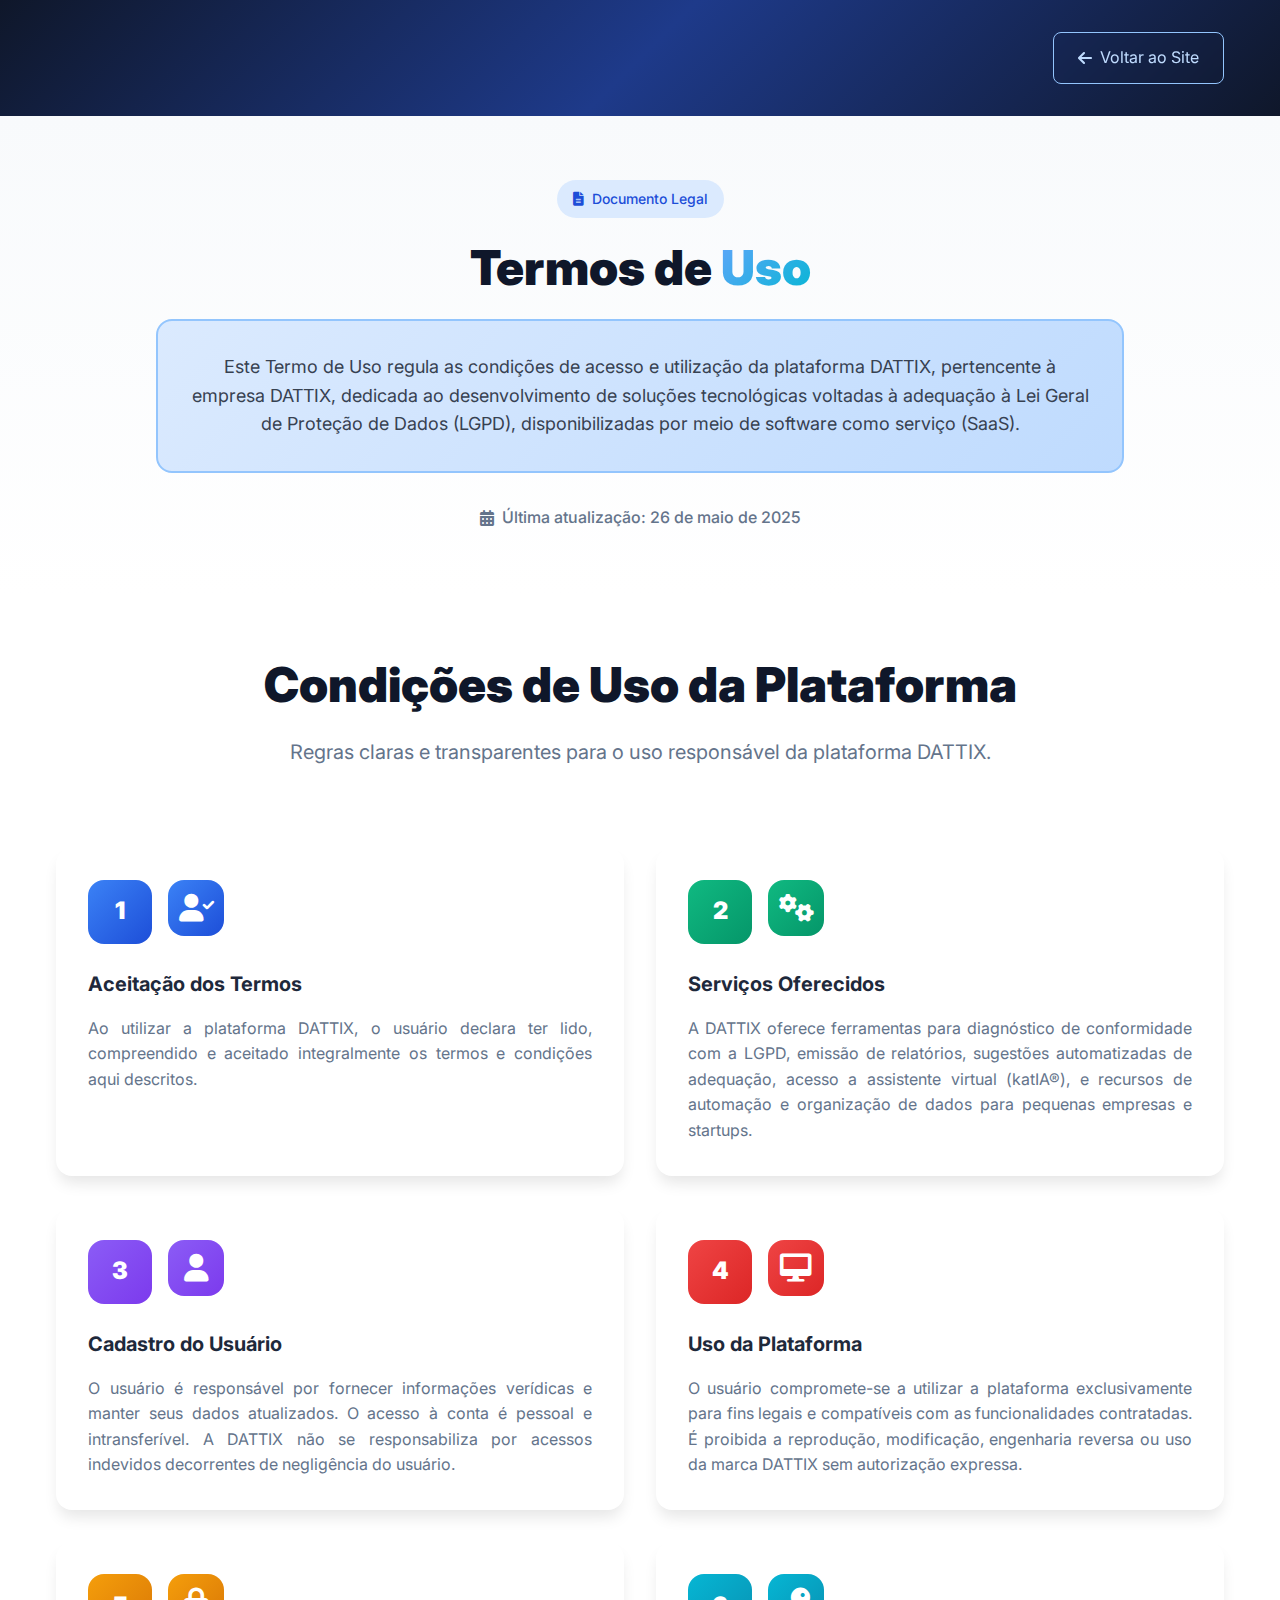
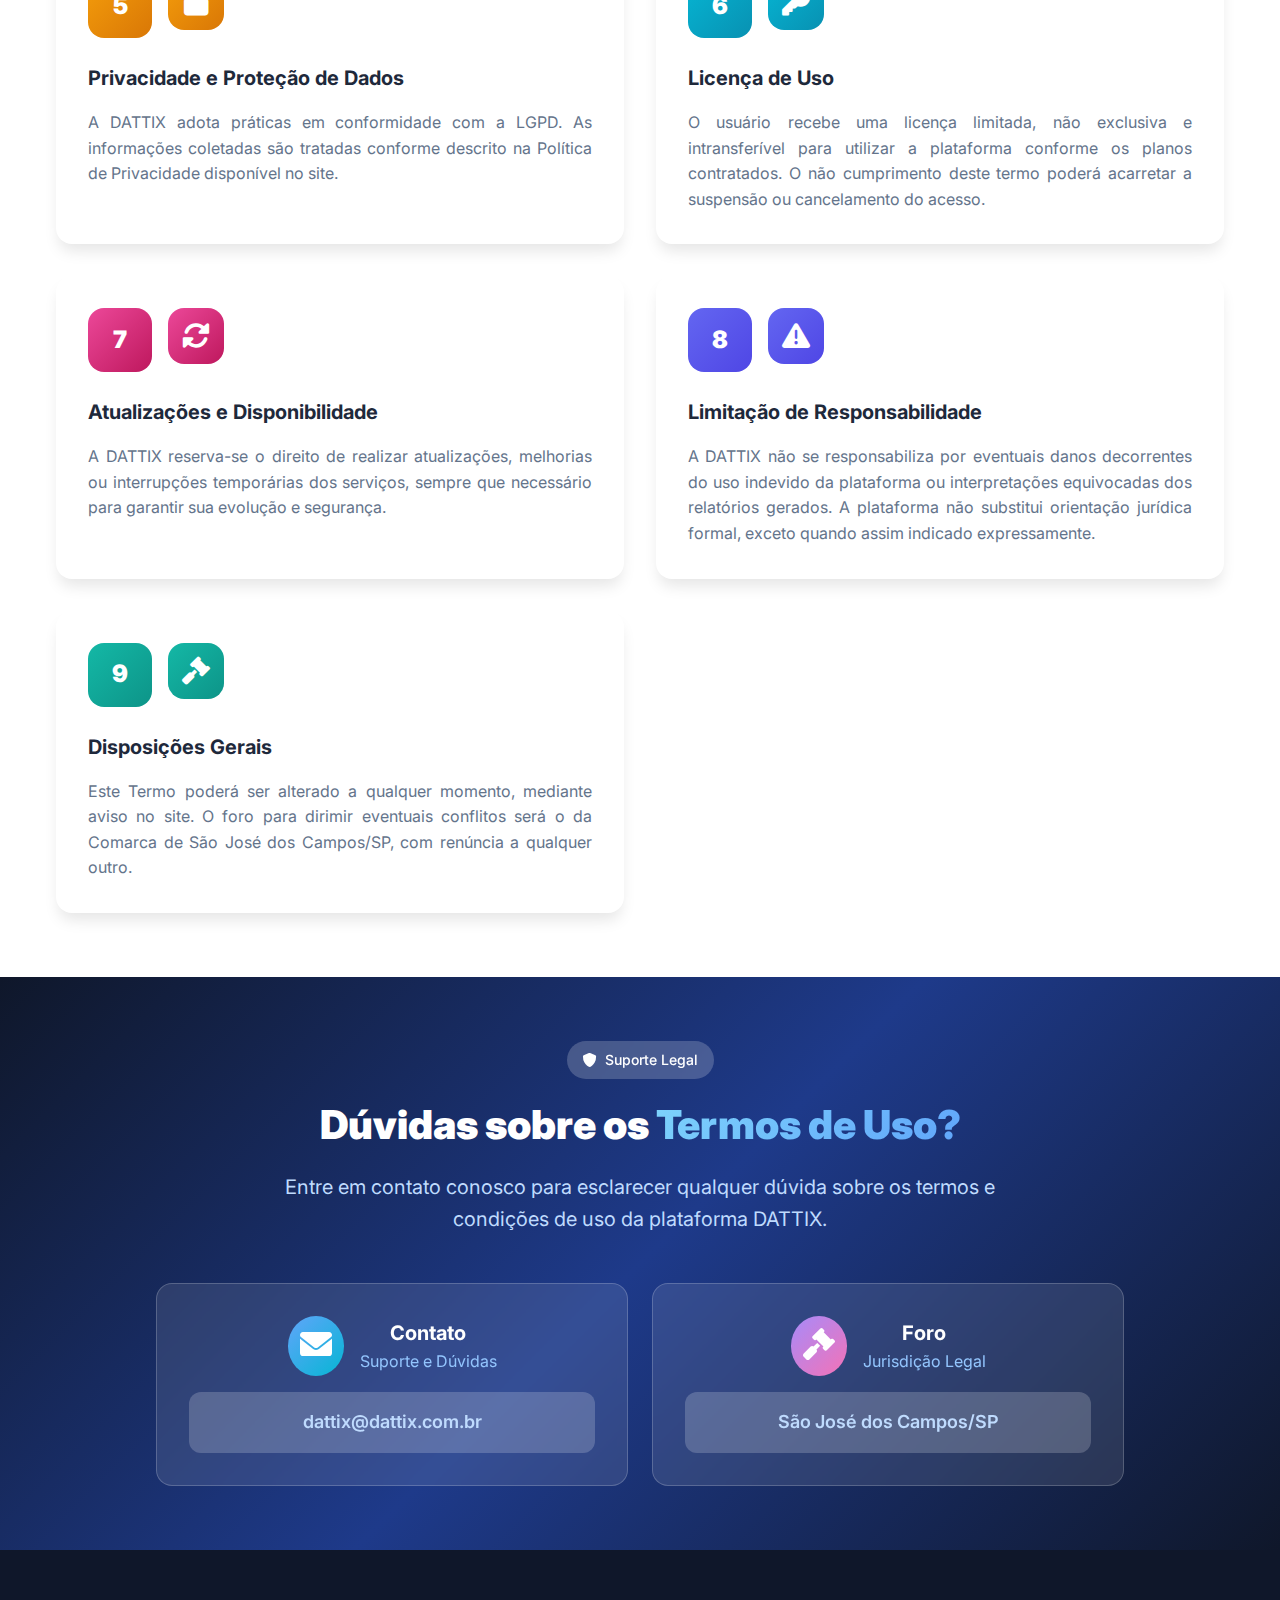
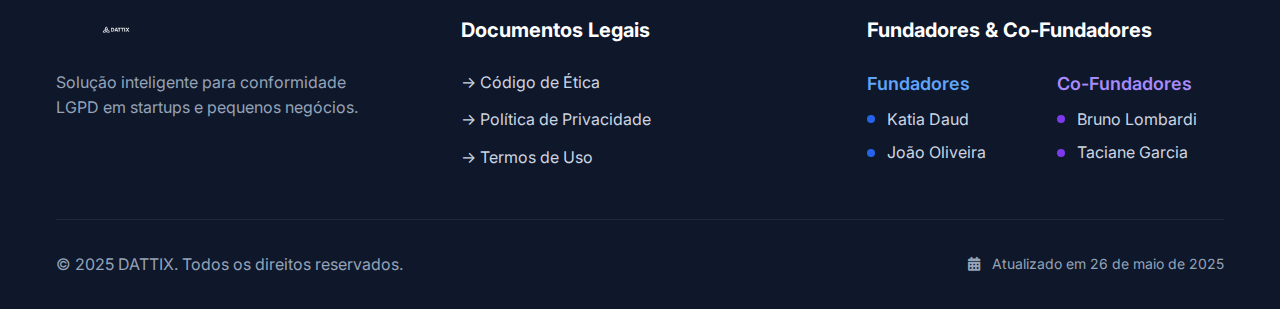
<file: termos-uso.html>
<!DOCTYPE html>
<html lang="pt-BR">
<head>
    <meta charset="UTF-8">
    <meta name="viewport" content="width=device-width, initial-scale=1.0">
    <title>Termos de Uso - DATTIX</title>
    <link rel="stylesheet" href="styles.css">
    <link href="https://fonts.googleapis.com/css2?family=Inter:wght@400;500;600;700;800;900&display=swap" rel="stylesheet">
    <link rel="stylesheet" href="https://cdnjs.cloudflare.com/ajax/libs/font-awesome/6.0.0/css/all.min.css">
    <style>
        .legal-page {
            min-height: 100vh;
            background: white;
        }
        
        .legal-header {
            background: linear-gradient(135deg, #0f172a, #1e3a8a, #0f172a);
            padding: 2rem 0;
        }
        
        .back-button {
            background: transparent;
            border: 1px solid #93c5fd;
            color: #bfdbfe;
            padding: 0.75rem 1.5rem;
            border-radius: 0.5rem;
            text-decoration: none;
            display: inline-flex;
            align-items: center;
            gap: 0.5rem;
            transition: all 0.3s ease;
            backdrop-filter: blur(4px);
        }
        
        .back-button:hover {
            background: #2563eb;
            color: white;
        }
        
        .legal-hero {
            padding: 4rem 0;
            background: linear-gradient(180deg, #f8fafc, white);
            text-align: center;
        }
        
        .legal-content {
            padding: 4rem 0;
        }
        
        .terms-grid {
            display: grid;
            grid-template-columns: repeat(auto-fit, minmax(400px, 1fr));
            gap: 2rem;
            margin-top: 3rem;
        }
        
        .term-card {
            background: white;
            border-radius: 1rem;
            padding: 2rem;
            box-shadow: 0 10px 15px -3px rgba(0, 0, 0, 0.1);
            transition: all 0.3s ease;
        }
        
        .term-card:hover {
            transform: translateY(-0.25rem);
            box-shadow: 0 25px 50px -12px rgba(0, 0, 0, 0.25);
        }
        
        .term-header {
            display: flex;
            align-items: flex-start;
            gap: 1rem;
            margin-bottom: 1.5rem;
        }
        
        .term-number {
            width: 4rem;
            height: 4rem;
            border-radius: 1rem;
            display: flex;
            align-items: center;
            justify-content: center;
            font-size: 1.5rem;
            font-weight: 900;
            color: white;
            flex-shrink: 0;
        }
        
        .term-icon {
            width: 3.5rem;
            height: 3.5rem;
            border-radius: 1rem;
            display: flex;
            align-items: center;
            justify-content: center;
            color: white;
            flex-shrink: 0;
        }
        
        .term-icon i {
            font-size: 1.75rem;
        }
        
        .term-title {
            font-size: 1.25rem;
            font-weight: 700;
            color: #1e293b;
            margin-bottom: 1rem;
            transition: color 0.3s ease;
        }
        
        .term-card:hover .term-title {
            color: #1d4ed8;
        }
        
        .term-description {
            color: #64748b;
            line-height: 1.6;
            text-align: justify;
        }
        
        .support-section {
            padding: 4rem 0;
            background: linear-gradient(135deg, #0f172a, #1e3a8a, #0f172a);
            color: white;
            text-align: center;
        }
        
        .support-grid {
            display: grid;
            grid-template-columns: repeat(auto-fit, minmax(300px, 1fr));
            gap: 1.5rem;
            margin-top: 3rem;
        }
        
        .support-card {
            background: rgba(255, 255, 255, 0.1);
            backdrop-filter: blur(4px);
            border: 1px solid rgba(255, 255, 255, 0.2);
            border-radius: 1rem;
            padding: 2rem;
        }
        
        .support-header {
            display: flex;
            align-items: center;
            justify-content: center;
            gap: 1rem;
            margin-bottom: 1rem;
        }
        
        .support-icon {
            border-radius: 50%;
            padding: 0.75rem;
        }
        
        .support-icon i {
            font-size: 2rem;
            color: white;
        }
        
        .support-info h3 {
            font-size: 1.25rem;
            font-weight: 700;
            color: white;
        }
        
        .support-info p {
            color: #93c5fd;
        }
        
        .support-details {
            background: rgba(255, 255, 255, 0.1);
            backdrop-filter: blur(4px);
            border-radius: 0.75rem;
            padding: 1rem;
        }
        
        .support-details p {
            font-size: 1.125rem;
            font-weight: 600;
            color: #bfdbfe;
        }

        .footer-logo-small {
            height: 40px;
            width: auto;
            object-fit: contain;
            max-width: 120px;
            filter: brightness(0) invert(1);
        }
    </style>
</head>
<body>
    <div class="legal-page">
        <!-- Header -->
        <header class="legal-header">
            <div class="container">
                <div style="display: flex; justify-content: flex-end;">
                    <a href="index.html" class="back-button">
                        <i class="fas fa-arrow-left"></i>
                        Voltar ao Site
                    </a>
                </div>
            </div>
        </header>

        <!-- Hero Section -->
        <section class="legal-hero">
            <div class="container" style="max-width: 1000px;">
                <div class="section-badge">
                    <i class="fas fa-file-alt"></i>
                    <span>Documento Legal</span>
                </div>

                <h1 style="font-size: 3rem; font-weight: 900; color: #0f172a; margin-bottom: 1.5rem; line-height: 1.1;">
                    Termos de 
                    <span class="gradient-text">Uso</span>
                </h1>

                <div style="background: linear-gradient(135deg, #dbeafe, #bfdbfe); border: 2px solid #93c5fd; border-radius: 1rem; padding: 2rem; margin-bottom: 2rem;">
                    <p style="font-size: 1.125rem; color: #374151; line-height: 1.6;">
                        Este Termo de Uso regula as condições de acesso e utilização da plataforma DATTIX, pertencente à empresa
                        DATTIX, dedicada ao desenvolvimento de soluções tecnológicas voltadas à adequação à Lei Geral de Proteção
                        de Dados (LGPD), disponibilizadas por meio de software como serviço (SaaS).
                    </p>
                </div>

                <div style="display: flex; align-items: center; justify-content: center; gap: 0.5rem; color: #64748b;">
                    <i class="fas fa-calendar-alt"></i>
                    <span style="font-weight: 500;">Última atualização: 26 de maio de 2025</span>
                </div>
            </div>
        </section>

        <!-- Seções dos Termos -->
        <section class="legal-content">
            <div class="container">
                <div class="section-header">
                    <h2 class="section-title">Condições de Uso da Plataforma</h2>
                    <p class="section-description">
                        Regras claras e transparentes para o uso responsável da plataforma DATTIX.
                    </p>
                </div>

                <div class="terms-grid">
                    <div class="term-card">
                        <div class="term-header">
                            <div class="term-number step-blue">1</div>
                            <div class="term-icon step-blue">
                                <i class="fas fa-user-check"></i>
                            </div>
                        </div>
                        <div>
                            <h3 class="term-title">Aceitação dos Termos</h3>
                            <p class="term-description">
                                Ao utilizar a plataforma DATTIX, o usuário declara ter lido, compreendido e aceitado integralmente os termos e condições aqui descritos.
                            </p>
                        </div>
                    </div>

                    <div class="term-card">
                        <div class="term-header">
                            <div class="term-number step-green">2</div>
                            <div class="term-icon step-green">
                                <i class="fas fa-cogs"></i>
                            </div>
                        </div>
                        <div>
                            <h3 class="term-title">Serviços Oferecidos</h3>
                            <p class="term-description">
                                A DATTIX oferece ferramentas para diagnóstico de conformidade com a LGPD, emissão de relatórios, sugestões automatizadas de adequação, acesso a assistente virtual (katIA®), e recursos de automação e organização de dados para pequenas empresas e startups.
                            </p>
                        </div>
                    </div>

                    <div class="term-card">
                        <div class="term-header">
                            <div class="term-number step-purple">3</div>
                            <div class="term-icon step-purple">
                                <i class="fas fa-user"></i>
                            </div>
                        </div>
                        <div>
                            <h3 class="term-title">Cadastro do Usuário</h3>
                            <p class="term-description">
                                O usuário é responsável por fornecer informações verídicas e manter seus dados atualizados. O acesso à conta é pessoal e intransferível. A DATTIX não se responsabiliza por acessos indevidos decorrentes de negligência do usuário.
                            </p>
                        </div>
                    </div>

                    <div class="term-card">
                        <div class="term-header">
                            <div class="term-number" style="background: linear-gradient(135deg, #ef4444, #dc2626);">4</div>
                            <div class="term-icon" style="background: linear-gradient(135deg, #ef4444, #dc2626);">
                                <i class="fas fa-desktop"></i>
                            </div>
                        </div>
                        <div>
                            <h3 class="term-title">Uso da Plataforma</h3>
                            <p class="term-description">
                                O usuário compromete-se a utilizar a plataforma exclusivamente para fins legais e compatíveis com as funcionalidades contratadas. É proibida a reprodução, modificação, engenharia reversa ou uso da marca DATTIX sem autorização expressa.
                            </p>
                        </div>
                    </div>

                    <div class="term-card">
                        <div class="term-header">
                            <div class="term-number step-orange">5</div>
                            <div class="term-icon step-orange">
                                <i class="fas fa-lock"></i>
                            </div>
                        </div>
                        <div>
                            <h3 class="term-title">Privacidade e Proteção de Dados</h3>
                            <p class="term-description">
                                A DATTIX adota práticas em conformidade com a LGPD. As informações coletadas são tratadas conforme descrito na Política de Privacidade disponível no site.
                            </p>
                        </div>
                    </div>

                    <div class="term-card">
                        <div class="term-header">
                            <div class="term-number benefit-cyan">6</div>
                            <div class="term-icon benefit-cyan">
                                <i class="fas fa-key"></i>
                            </div>
                        </div>
                        <div>
                            <h3 class="term-title">Licença de Uso</h3>
                            <p class="term-description">
                                O usuário recebe uma licença limitada, não exclusiva e intransferível para utilizar a plataforma conforme os planos contratados. O não cumprimento deste termo poderá acarretar a suspensão ou cancelamento do acesso.
                            </p>
                        </div>
                    </div>

                    <div class="term-card">
                        <div class="term-header">
                            <div class="term-number" style="background: linear-gradient(135deg, #ec4899, #be185d);">7</div>
                            <div class="term-icon" style="background: linear-gradient(135deg, #ec4899, #be185d);">
                                <i class="fas fa-sync-alt"></i>
                            </div>
                        </div>
                        <div>
                            <h3 class="term-title">Atualizações e Disponibilidade</h3>
                            <p class="term-description">
                                A DATTIX reserva-se o direito de realizar atualizações, melhorias ou interrupções temporárias dos serviços, sempre que necessário para garantir sua evolução e segurança.
                            </p>
                        </div>
                    </div>

                    <div class="term-card">
                        <div class="term-header">
                            <div class="term-number" style="background: linear-gradient(135deg, #6366f1, #4f46e5);">8</div>
                            <div class="term-icon" style="background: linear-gradient(135deg, #6366f1, #4f46e5);">
                                <i class="fas fa-exclamation-triangle"></i>
                            </div>
                        </div>
                        <div>
                            <h3 class="term-title">Limitação de Responsabilidade</h3>
                            <p class="term-description">
                                A DATTIX não se responsabiliza por eventuais danos decorrentes do uso indevido da plataforma ou interpretações equivocadas dos relatórios gerados. A plataforma não substitui orientação jurídica formal, exceto quando assim indicado expressamente.
                            </p>
                        </div>
                    </div>

                    <div class="term-card">
                        <div class="term-header">
                            <div class="term-number" style="background: linear-gradient(135deg, #14b8a6, #0d9488);">9</div>
                            <div class="term-icon" style="background: linear-gradient(135deg, #14b8a6, #0d9488);">
                                <i class="fas fa-gavel"></i>
                            </div>
                        </div>
                        <div>
                            <h3 class="term-title">Disposições Gerais</h3>
                            <p class="term-description">
                                Este Termo poderá ser alterado a qualquer momento, mediante aviso no site. O foro para dirimir eventuais conflitos será o da Comarca de São José dos Campos/SP, com renúncia a qualquer outro.
                            </p>
                        </div>
                    </div>
                </div>
            </div>
        </section>

        <!-- Contato e Foro -->
        <section class="support-section">
            <div class="container" style="max-width: 1000px;">
                <div class="section-badge badge-white">
                    <i class="fas fa-shield-alt"></i>
                    <span>Suporte Legal</span>
                </div>

                <h2 style="font-size: 2.5rem; font-weight: 900; line-height: 1.1; margin-bottom: 1.5rem;">
                    Dúvidas sobre os 
                    <span class="gradient-text-light">Termos de Uso?</span>
                </h2>

                <p style="font-size: 1.25rem; color: #bfdbfe; line-height: 1.6; max-width: 768px; margin: 0 auto 2rem;">
                    Entre em contato conosco para esclarecer qualquer dúvida sobre os termos e condições de uso da plataforma
                    DATTIX.
                </p>

                <div class="support-grid">
                    <div class="support-card">
                        <div class="support-header">
                            <div class="support-icon" style="background: linear-gradient(135deg, #60a5fa, #06b6d4);">
                                <i class="fas fa-envelope"></i>
                            </div>
                            <div class="support-info">
                                <h3>Contato</h3>
                                <p>Suporte e Dúvidas</p>
                            </div>
                        </div>
                        <div class="support-details">
                            <p>dattix@dattix.com.br</p>
                        </div>
                    </div>

                    <div class="support-card">
                        <div class="support-header">
                            <div class="support-icon" style="background: linear-gradient(135deg, #a78bfa, #f472b6);">
                                <i class="fas fa-gavel"></i>
                            </div>
                            <div class="support-info">
                                <h3>Foro</h3>
                                <p>Jurisdição Legal</p>
                            </div>
                        </div>
                        <div class="support-details">
                            <p>São José dos Campos/SP</p>
                        </div>
                    </div>
                </div>
            </div>
        </section>

        <!-- Footer -->
        <footer class="footer">
            <div class="container">
                <div class="footer-content">
                    <div class="footer-brand">
                        <img src="public/logo-dattix-new.png" alt="DATTIX Logo" class="footer-logo-small">
                        <p class="footer-description">
                            Solução inteligente para conformidade<br>
                            LGPD em startups e pequenos negócios.
                        </p>
                    </div>

                    <div class="footer-links">
                        <h3 class="footer-title">Documentos Legais</h3>
                        <div class="footer-nav">
                            <a href="codigo-etica.html" class="footer-link">→ Código de Ética</a>
                            <a href="politica-privacidade.html" class="footer-link">→ Política de Privacidade</a>
                            <a href="termos-uso.html" class="footer-link">→ Termos de Uso</a>
                        </div>
                    </div>

                    <div class="footer-team">
                        <h3 class="footer-title">Fundadores & Co-Fundadores</h3>
                        <div class="team-grid">
                            <div class="team-section">
                                <h4 class="team-subtitle">Fundadores</h4>
                                <div class="team-members">
                                    <div class="team-member">
                                        <div class="team-dot team-dot-blue"></div>
                                        <span>Katia Daud</span>
                                    </div>
                                    <div class="team-member">
                                        <div class="team-dot team-dot-blue"></div>
                                        <span>João Oliveira</span>
                                    </div>
                                </div>
                            </div>

                            <div class="team-section">
                                <h4 class="team-subtitle">Co-Fundadores</h4>
                                <div class="team-members">
                                    <div class="team-member">
                                        <div class="team-dot team-dot-purple"></div>
                                        <span>Bruno Lombardi</span>
                                    </div>
                                    <div class="team-member">
                                        <div class="team-dot team-dot-purple"></div>
                                        <span>Taciane Garcia</span>
                                    </div>
                                </div>
                            </div>
                        </div>
                    </div>
                </div>

                <div class="footer-bottom">
                    <p class="footer-copyright">© 2025 DATTIX. Todos os direitos reservados.</p>
                    <div class="footer-made">
                        <i class="fas fa-calendar-alt" style="margin-right: 0.5rem;"></i>
                        <span>Atualizado em 26 de maio de 2025</span>
                    </div>
                </div>
            </div>
        </footer>
    </div>

    <script src="script.js"></script>
</body>
</html>
</file>
<file: styles.css>
/* Reset e Base */
* {
  margin: 0;
  padding: 0;
  box-sizing: border-box;
}

body {
  font-family: "Inter", sans-serif;
  line-height: 1.6;
  color: #1e293b;
  overflow-x: hidden;
}

.container {
  max-width: 1200px;
  margin: 0 auto;
  padding: 0 1rem;
}

/* Utilitários */
.gradient-text {
  background: linear-gradient(135deg, #60a5fa, #06b6d4);
  -webkit-background-clip: text;
  -webkit-text-fill-color: transparent;
  background-clip: text;
}

.gradient-text-light {
  background: linear-gradient(135deg, #7dd3fc, #60a5fa);
  -webkit-background-clip: text;
  -webkit-text-fill-color: transparent;
  background-clip: text;
}

.text-blue {
  color: #1d4ed8;
}

/* Botões */
.btn-primary {
  background: transparent;
  border: 2px solid rgba(96, 165, 250, 0.5);
  color: #60a5fa;
  padding: 1.5rem 2.5rem;
  font-size: 1.125rem;
  font-weight: 600;
  border-radius: 0.75rem;
  cursor: pointer;
  transition: all 0.3s ease;
  backdrop-filter: blur(4px);
}

.btn-primary:hover {
  background: #60a5fa;
  color: white;
  transform: scale(1.05);
}

.btn-cta {
  background: #60a5fa;
  color: white;
  border: none;
  padding: 1.5rem 3rem;
  font-size: 1.25rem;
  font-weight: 700;
  border-radius: 1rem;
  cursor: pointer;
  transition: all 0.3s ease;
  display: flex;
  align-items: center;
  gap: 0.75rem;
  box-shadow: 0 25px 50px -12px rgba(0, 0, 0, 0.25);
}

.btn-cta:hover {
  background: #3b82f6;
  transform: scale(1.05);
}

/* Modal */
.modal {
  display: none;
  position: fixed;
  top: 0;
  left: 0;
  width: 100%;
  height: 100%;
  background: rgba(0, 0, 0, 0.5);
  z-index: 1000;
  justify-content: center;
  align-items: center;
}

.modal.active {
  display: flex;
}

.modal-content {
  position: relative;
  background: white;
  border-radius: 1rem;
  width: 90%;
  max-width: 1000px;
  height: 80vh;
  box-shadow: 0 25px 50px -12px rgba(0, 0, 0, 0.25);
}

.modal-close {
  position: absolute;
  top: 1rem;
  right: 1rem;
  background: #ef4444;
  color: white;
  border: none;
  border-radius: 50%;
  width: 2.5rem;
  height: 2.5rem;
  cursor: pointer;
  z-index: 10;
  transition: background 0.3s ease;
}

.modal-close:hover {
  background: #dc2626;
}

.modal-iframe {
  width: 100%;
  height: 100%;
  border: none;
  border-radius: 1rem;
}

/* Hero Section */
.hero {
  position: relative;
  background: linear-gradient(135deg, #0f172a, #1e3a8a, #0f172a);
  min-height: 100vh;
  display: flex;
  align-items: center;
  overflow: hidden;
}

.hero-bg {
  position: absolute;
  inset: 0;
  background-image: url("data:image/svg+xml,%3Csvg width='60' height='60' viewBox='0 0 60 60' xmlns='http://www.w3.org/2000/svg'%3E%3Cg fill='none' fillRule='evenodd'%3E%3Cg fill='%23ffffff' fillOpacity='0.03'%3E%3Ccircle cx='30' cy='30' r='2'/%3E%3C/g%3E%3C/g%3E%3C/svg%3E");
  opacity: 0.2;
}

.logo-container {
  display: flex;
  justify-content: center;
  margin-bottom: 4rem;
}

.hero-logo {
  height: 400px;
  width: auto;
  filter: brightness(0) invert(1);
}

.hero-logo-small {
  height: 67px;
  width: auto;
  filter: brightness(0) invert(1);
}

.hero-content {
  display: grid;
  grid-template-columns: 1fr 1fr;
  gap: 4rem;
  align-items: start;
}

.hero-left {
  display: flex;
  flex-direction: column;
  gap: 2rem;
}

.hero-title {
  font-size: 4rem;
  font-weight: 900;
  color: white;
  line-height: 0.9;
  letter-spacing: -0.025em;
}

.hero-description {
  font-size: 1.25rem;
  color: #cbd5e1;
  line-height: 1.6;
  max-width: 600px;
}

.katia-highlight {
  position: relative;
  background: rgba(255, 255, 255, 0.1);
  backdrop-filter: blur(16px);
  border: 1px solid rgba(255, 255, 255, 0.2);
  border-radius: 1rem;
  padding: 1.5rem;
  display: flex;
  align-items: center;
  gap: 0.75rem;
}

.katia-highlight::before {
  content: "";
  position: absolute;
  inset: 0;
  background: linear-gradient(135deg, rgba(59, 130, 246, 0.2), rgba(6, 182, 212, 0.2));
  border-radius: 1rem;
  blur: 40px;
}

.katia-icon {
  background: linear-gradient(135deg, #60a5fa, #06b6d4);
  border-radius: 50%;
  padding: 0.5rem;
  color: white;
}

.katia-text {
  color: white;
  font-weight: 600;
  font-size: 1.125rem;
}

.katia-name {
  background: linear-gradient(135deg, #60a5fa, #7dd3fc);
  -webkit-background-clip: text;
  -webkit-text-fill-color: transparent;
  background-clip: text;
}

.hero-actions {
  padding-top: 1.5rem;
}

/* Compliance Card */
.hero-right {
  position: relative;
}

.hero-right::before {
  content: "";
  position: absolute;
  inset: 0;
  background: linear-gradient(135deg, #3b82f6, #06b6d4);
  border-radius: 1.5rem;
  filter: blur(60px);
  opacity: 0.3;
  animation: pulse 2s infinite;
}

.compliance-card {
  position: relative;
  background: linear-gradient(135deg, rgba(255, 255, 255, 0.2), rgba(255, 255, 255, 0.05));
  backdrop-filter: blur(20px);
  border: 1px solid rgba(255, 255, 255, 0.2);
  border-radius: 1.5rem;
  padding: 2rem;
  box-shadow: 0 25px 50px -12px rgba(0, 0, 0, 0.25);
}

.compliance-header {
  display: flex;
  justify-content: space-between;
  align-items: center;
  margin-bottom: 1.5rem;
}

.compliance-title {
  display: flex;
  align-items: center;
  gap: 0.75rem;
  color: white;
  font-size: 1.25rem;
  font-weight: 700;
}

.compliance-title i {
  color: #60a5fa;
  font-size: 2rem;
}

.status-indicator {
  width: 0.75rem;
  height: 0.75rem;
  background: #10b981;
  border-radius: 50%;
  animation: pulse 2s infinite;
}

.compliance-features {
  display: flex;
  flex-direction: column;
  gap: 1rem;
  margin-bottom: 1.5rem;
}

.feature-item {
  padding: 0.75rem 1rem;
  border-radius: 0.75rem;
  font-size: 0.875rem;
  font-weight: 500;
  border: 1px solid;
}

.feature-green {
  background: linear-gradient(135deg, rgba(16, 185, 129, 0.2), rgba(5, 150, 105, 0.2));
  border-color: rgba(52, 211, 153, 0.3);
  color: #6ee7b7;
}

.feature-blue {
  background: linear-gradient(135deg, rgba(59, 130, 246, 0.2), rgba(6, 182, 212, 0.2));
  border-color: rgba(96, 165, 250, 0.3);
  color: #93c5fd;
}

.feature-purple {
  background: linear-gradient(135deg, rgba(139, 92, 246, 0.2), rgba(236, 72, 153, 0.2));
  border-color: rgba(167, 139, 250, 0.3);
  color: #c4b5fd;
}

.progress-section {
  background: rgba(255, 255, 255, 0.1);
  border-radius: 0.75rem;
  padding: 1rem;
}

.progress-header {
  display: flex;
  justify-content: space-between;
  align-items: center;
  margin-bottom: 0.5rem;
  color: white;
  font-size: 0.875rem;
  font-weight: 500;
}

.progress-value {
  color: #60a5fa;
  font-weight: 700;
}

.progress-bar {
  background: rgba(255, 255, 255, 0.2);
  border-radius: 9999px;
  height: 0.5rem;
}

.progress-fill {
  background: linear-gradient(135deg, #60a5fa, #06b6d4);
  height: 100%;
  width: 85%;
  border-radius: 9999px;
}

/* Seções Gerais */
.section-header {
  text-align: center;
  margin-bottom: 5rem;
}

.section-badge {
  display: inline-flex;
  align-items: center;
  gap: 0.5rem;
  background: #dbeafe;
  color: #1d4ed8;
  padding: 0.5rem 1rem;
  border-radius: 9999px;
  font-size: 0.875rem;
  font-weight: 500;
  margin-bottom: 1.5rem;
}

.badge-green {
  background: #dcfce7;
  color: #166534;
}

.badge-purple {
  background: #f3e8ff;
  color: #7c3aed;
}

.badge-white {
  background: rgba(255, 255, 255, 0.2);
  color: white;
  backdrop-filter: blur(4px);
}

.section-title {
  font-size: 3rem;
  font-weight: 900;
  color: #0f172a;
  margin-bottom: 1.5rem;
  line-height: 1.1;
}

.section-description {
  font-size: 1.25rem;
  color: #64748b;
  max-width: 768px;
  margin: 0 auto;
  line-height: 1.6;
}

/* Como Funciona */
.how-it-works {
  padding: 6rem 0;
  background: linear-gradient(180deg, #f8fafc, white);
}

.steps-grid {
  display: grid;
  grid-template-columns: repeat(auto-fit, minmax(250px, 1fr));
  gap: 2rem;
}

.step-card {
  background: white;
  border-radius: 1rem;
  padding: 2rem;
  text-align: center;
  box-shadow: 0 20px 25px -5px rgba(0, 0, 0, 0.1);
  transition: all 0.5s ease;
  position: relative;
  overflow: hidden;
}

.step-card:hover {
  transform: translateY(-0.5rem);
  box-shadow: 0 25px 50px -12px rgba(0, 0, 0, 0.25);
}

.step-card::before {
  content: "";
  position: absolute;
  inset: 0;
  background: linear-gradient(135deg, #f8fafc, white);
  opacity: 0;
  transition: opacity 0.5s ease;
}

.step-card:hover::before {
  opacity: 1;
}

.step-icons {
  position: relative;
  display: flex;
  flex-direction: column;
  align-items: center;
  gap: 1rem;
  margin-bottom: 1.5rem;
}

.step-number {
  width: 4rem;
  height: 4rem;
  border-radius: 1rem;
  display: flex;
  align-items: center;
  justify-content: center;
  font-size: 1.5rem;
  font-weight: 900;
  color: white;
  box-shadow: 0 10px 15px -3px rgba(0, 0, 0, 0.1);
}

.step-icon {
  width: 3.5rem;
  height: 3.5rem;
  border-radius: 1rem;
  display: flex;
  align-items: center;
  justify-content: center;
  color: white;
  box-shadow: 0 10px 15px -3px rgba(0, 0, 0, 0.1);
}

.step-icon i {
  font-size: 1.75rem;
}

.step-blue {
  background: linear-gradient(135deg, #3b82f6, #1d4ed8);
}

.step-purple {
  background: linear-gradient(135deg, #8b5cf6, #7c3aed);
}

.step-green {
  background: linear-gradient(135deg, #10b981, #059669);
}

.step-orange {
  background: linear-gradient(135deg, #f59e0b, #d97706);
}

.step-title {
  position: relative;
  font-size: 1.25rem;
  font-weight: 700;
  color: #1e293b;
  margin-bottom: 0.75rem;
  transition: color 0.3s ease;
}

.step-card:hover .step-title {
  color: #1d4ed8;
}

.step-description {
  position: relative;
  color: #64748b;
  line-height: 1.6;
}

/* Para quem é o DATTIX */
.target-audience {
  padding: 6rem 0;
  background: white;
}

.target-grid {
  display: grid;
  grid-template-columns: 1fr 1fr;
  gap: 4rem;
  align-items: center;
}

.target-left .section-header {
  text-align: center;
  margin-bottom: 2.5rem;
}

.target-list {
  display: flex;
  flex-direction: column;
  gap: 1rem;
  margin-bottom: 2.5rem;
}

.target-item {
  display: flex;
  align-items: center;
  gap: 1rem;
  padding: 1rem;
  border-radius: 0.75rem;
  background: linear-gradient(135deg, #ecfdf5, #d1fae5);
  border: 1px solid #bbf7d0;
  transition: all 0.3s ease;
}

.target-item:hover {
  box-shadow: 0 4px 6px -1px rgba(0, 0, 0, 0.1);
}

.target-icon {
  background: linear-gradient(135deg, #10b981, #059669);
  border-radius: 50%;
  padding: 0.25rem;
  color: white;
}

.target-item span {
  font-size: 1.125rem;
  font-weight: 500;
  color: #374151;
}

.b2s-highlight {
  position: relative;
  background: linear-gradient(135deg, #dbeafe, #bfdbfe);
  border: 2px solid #93c5fd;
  border-radius: 1rem;
  padding: 2rem;
  display: flex;
  align-items: flex-start;
  gap: 1rem;
}

.b2s-highlight::before {
  content: "";
  position: absolute;
  inset: 0;
  background: linear-gradient(135deg, rgba(59, 130, 246, 0.1), rgba(6, 182, 212, 0.1));
  border-radius: 1rem;
  filter: blur(40px);
}

.b2s-icon {
  background: linear-gradient(135deg, #3b82f6, #06b6d4);
  border-radius: 0.75rem;
  padding: 0.75rem;
  color: white;
}

.b2s-title {
  font-size: 1.25rem;
  font-weight: 700;
  color: #1e293b;
  margin-bottom: 0.5rem;
}

.b2s-description {
  color: #374151;
  font-weight: 500;
  font-size: 1.125rem;
  line-height: 1.6;
}

/* Autonomy Card */
.target-right {
  position: relative;
}

.target-right::before {
  content: "";
  position: absolute;
  inset: 0;
  background: linear-gradient(135deg, #3b82f6, #8b5cf6);
  border-radius: 1.5rem;
  filter: blur(60px);
  opacity: 0.2;
}

.autonomy-card {
  position: relative;
  background: linear-gradient(135deg, #0f172a, #1e3a8a);
  border-radius: 1.5rem;
  padding: 2.5rem;
  color: white;
  box-shadow: 0 25px 50px -12px rgba(0, 0, 0, 0.25);
}

.autonomy-header {
  display: flex;
  align-items: center;
  gap: 1rem;
  margin-bottom: 2rem;
}

.autonomy-icon {
  background: linear-gradient(135deg, #60a5fa, #06b6d4);
  border-radius: 1rem;
  padding: 1rem;
  font-size: 2.5rem;
}

.autonomy-title {
  font-size: 1.5rem;
  font-weight: 700;
}

.autonomy-subtitle {
  color: #93c5fd;
}

.autonomy-description {
  font-size: 1.125rem;
  color: #cbd5e1;
  line-height: 1.6;
  margin-bottom: 2rem;
}

.stats-grid {
  display: grid;
  grid-template-columns: 1fr 1fr;
  gap: 1rem;
}

.stat-item {
  background: rgba(255, 255, 255, 0.1);
  backdrop-filter: blur(4px);
  border-radius: 0.75rem;
  padding: 1rem;
  text-align: center;
}

.stat-value {
  font-size: 1.5rem;
  font-weight: 700;
  color: #60a5fa;
  margin-bottom: 0.25rem;
}

.stat-label {
  font-size: 0.875rem;
  color: #cbd5e1;
}

/* Benefícios */
.benefits {
  padding: 6rem 0;
  background: linear-gradient(180deg, #e2e8f0, #f1f5f9);
}

.benefits-grid {
  display: grid;
  grid-template-columns: repeat(auto-fit, minmax(300px, 1fr));
  gap: 2rem;
}

.benefit-card {
  background: white;
  border-radius: 1rem;
  padding: 2rem;
  box-shadow: 0 10px 15px -3px rgba(0, 0, 0, 0.1);
  transition: all 0.5s ease;
}

.benefit-card:hover {
  transform: translateY(-0.25rem);
  box-shadow: 0 25px 50px -12px rgba(0, 0, 0, 0.25);
}

.benefit-icon {
  width: 3.5rem;
  height: 3.5rem;
  border-radius: 1rem;
  display: flex;
  align-items: center;
  justify-content: center;
  color: white;
  margin-bottom: 1.5rem;
  box-shadow: 0 10px 15px -3px rgba(0, 0, 0, 0.1);
  transition: transform 0.3s ease;
}

.benefit-card:hover .benefit-icon {
  transform: scale(1.1);
}

.benefit-icon i {
  font-size: 1.75rem;
}

.benefit-blue {
  background: linear-gradient(135deg, #3b82f6, #1d4ed8);
}

.benefit-purple {
  background: linear-gradient(135deg, #8b5cf6, #7c3aed);
}

.benefit-green {
  background: linear-gradient(135deg, #10b981, #059669);
}

.benefit-orange {
  background: linear-gradient(135deg, #f59e0b, #d97706);
}

.benefit-cyan {
  background: linear-gradient(135deg, #06b6d4, #0891b2);
}

.benefit-title {
  font-size: 1.25rem;
  font-weight: 700;
  color: #1e293b;
  margin-bottom: 0.75rem;
  transition: color 0.3s ease;
}

.benefit-card:hover .benefit-title {
  color: #1d4ed8;
}

.benefit-description {
  color: #64748b;
  line-height: 1.6;
}

/* Sobre a plataforma */
.about-platform {
  position: relative;
  padding: 6rem 0;
  background: linear-gradient(135deg, #0f172a, #1e3a8a, #0f172a);
  overflow: hidden;
}

.about-bg {
  position: absolute;
  inset: 0;
  background-image: url("data:image/svg+xml,%3Csvg width='60' height='60' viewBox='0 0 60 60' xmlns='http://www.w3.org/2000/svg'%3E%3Cg fill='none' fillRule='evenodd'%3E%3Cg fill='%23ffffff' fillOpacity='0.03'%3E%3Ccircle cx='30' cy='30' r='2'/%3E%3C/g%3E%3C/g%3E%3C/svg%3E");
  opacity: 0.2;
}

.about-grid {
  position: relative;
  display: grid;
  grid-template-columns: 1fr 1fr;
  gap: 4rem;
  align-items: center;
}

.about-title {
  font-size: 3rem;
  font-weight: 900;
  color: white;
  margin-bottom: 1.5rem;
}

.about-description {
  font-size: 1.25rem;
  color: #cbd5e1;
  line-height: 1.6;
  margin-bottom: 2rem;
}

.about-stats {
  display: grid;
  grid-template-columns: 1fr 1fr;
  gap: 1rem;
}

.about-stat {
  background: rgba(255, 255, 255, 0.1);
  backdrop-filter: blur(4px);
  border: 1px solid rgba(255, 255, 255, 0.2);
  border-radius: 0.75rem;
  padding: 1rem;
  text-align: center;
}

.about-stat-value {
  font-size: 1.875rem;
  font-weight: 700;
  color: #60a5fa;
  margin-bottom: 0.25rem;
}

.about-stat-label {
  font-size: 0.875rem;
  color: #cbd5e1;
}

.feature-list {
  display: flex;
  flex-direction: column;
  gap: 1.5rem;
}

.feature-item-detailed {
  background: rgba(255, 255, 255, 0.1);
  backdrop-filter: blur(4px);
  border: 1px solid rgba(255, 255, 255, 0.2);
  border-radius: 1rem;
  padding: 1.5rem;
  display: flex;
  align-items: flex-start;
  gap: 1rem;
  transition: all 0.3s ease;
}

.feature-item-detailed:hover {
  background: rgba(255, 255, 255, 0.2);
}

.feature-icon-detailed {
  border-radius: 0.75rem;
  padding: 0.75rem;
  color: white;
  transition: transform 0.3s ease;
}

.feature-item-detailed:hover .feature-icon-detailed {
  transform: scale(1.1);
}

.feature-icon-detailed i {
  font-size: 1.5rem;
}

.feature-title-detailed {
  font-size: 1.125rem;
  font-weight: 700;
  color: white;
  margin-bottom: 0.5rem;
}

.feature-description-detailed {
  color: #cbd5e1;
  line-height: 1.6;
}

/* CTA Final */
.cta-final {
  position: relative;
  padding: 6rem 0;
  background: linear-gradient(135deg, #2563eb, #1d4ed8, #1e40af);
  overflow: hidden;
}

.cta-bg {
  position: absolute;
  inset: 0;
  background-image: url("data:image/svg+xml,%3Csvg width='60' height='60' viewBox='0 0 60 60' xmlns='http://www.w3.org/2000/svg'%3E%3Cg fill='none' fillRule='evenodd'%3E%3Cg fill='%23ffffff' fillOpacity='0.1'%3E%3Ccircle cx='30' cy='30' r='2'/%3E%3C/g%3E%3C/g%3E%3C/svg%3E");
  opacity: 0.3;
}

.cta-content {
  position: relative;
  text-align: center;
  color: white;
}

.cta-title {
  font-size: 3.5rem;
  font-weight: 900;
  line-height: 1.1;
  margin-bottom: 1.5rem;
}

.cta-description {
  font-size: 1.25rem;
  color: #bfdbfe;
  line-height: 1.6;
  max-width: 768px;
  margin: 0 auto 2.5rem;
}

.cta-actions {
  display: flex;
  flex-direction: column;
  align-items: center;
  gap: 1.5rem;
}

.cta-note {
  display: flex;
  align-items: center;
  gap: 0.5rem;
  color: #bfdbfe;
  font-weight: 500;
}

/* Footer */
.footer {
  background: #0f172a;
  color: white;
  padding: 4rem 0 2rem;
}

.footer-content {
  display: grid;
  grid-template-columns: 1fr 1fr 1fr;
  gap: 3rem;
  margin-bottom: 3rem;
}

.footer-brand {
  display: flex;
  flex-direction: column;
  gap: 1.5rem;
}

.footer-logo {
  height: 6rem;
  width: auto;
  filter: brightness(0) invert(1);
}

.footer-logo-small {
  height: 2rem;
  width: auto;
  filter: brightness(0) invert(1);
  object-fit: contain;
}

.footer-description {
  color: #94a3b8;
  line-height: 1.6;
}

.footer-icons {
  display: flex;
  gap: 1rem;
}

.footer-icon {
  background: #1e293b;
  border-radius: 0.5rem;
  padding: 0.75rem;
  transition: background 0.3s ease;
  cursor: pointer;
}

.footer-icon:hover {
  background: #374151;
}

.footer-icon:nth-child(1) i {
  color: #60a5fa;
}

.footer-icon:nth-child(2) i {
  color: #a78bfa;
}

.footer-icon:nth-child(3) i {
  color: #34d399;
}

.footer-title {
  font-size: 1.25rem;
  font-weight: 700;
  margin-bottom: 1.5rem;
}

.team-grid {
  display: grid;
  grid-template-columns: 1fr 1fr;
  gap: 1.5rem;
}

.team-subtitle {
  font-size: 1.125rem;
  font-weight: 600;
  margin-bottom: 0.5rem;
}

.team-subtitle:nth-child(1) {
  color: #60a5fa;
}

.team-section:nth-child(2) .team-subtitle {
  color: #a78bfa;
}

.team-members {
  display: flex;
  flex-direction: column;
  gap: 0.5rem;
}

.team-member {
  display: flex;
  align-items: center;
  gap: 0.75rem;
  color: #cbd5e1;
  transition: color 0.3s ease;
  cursor: pointer;
}

.team-member:hover {
  color: white;
}

.team-dot {
  width: 0.5rem;
  height: 0.5rem;
  border-radius: 50%;
}

.team-dot-blue {
  background: #2563eb;
}

.team-dot-purple {
  background: #7c3aed;
}

.footer-nav {
  display: flex;
  flex-direction: column;
  gap: 0.75rem;
}

.footer-link {
  color: #cbd5e1;
  text-decoration: none;
  transition: all 0.3s ease;
}

.footer-link:hover {
  color: white;
  transform: translateX(0.25rem);
}

.footer-bottom {
  border-top: 1px solid #1e293b;
  padding-top: 2rem;
  display: flex;
  justify-content: space-between;
  align-items: center;
}

.footer-copyright {
  color: #94a3b8;
}

.footer-made {
  color: #94a3b8;
  font-size: 0.875rem;
}

/* Cookie Modal */
.cookie-modal {
  position: fixed;
  bottom: 1rem;
  left: 1rem;
  z-index: 50;
  max-width: 24rem;
  display: block;
}

.cookie-modal.hidden {
  display: none;
}

.cookie-content {
  background: white;
  border-radius: 1rem;
  box-shadow: 0 25px 50px -12px rgba(0, 0, 0, 0.25);
  border: 1px solid #e2e8f0;
  padding: 1.5rem;
  display: flex;
  flex-direction: column;
  gap: 1rem;
}

.cookie-header {
  display: flex;
  align-items: flex-start;
  gap: 0.75rem;
}

.cookie-icon {
  background: #dbeafe;
  border-radius: 50%;
  padding: 0.5rem;
  color: #2563eb;
}

.cookie-title {
  font-weight: 700;
  color: #0f172a;
  margin-bottom: 0.5rem;
}

.cookie-description {
  font-size: 0.875rem;
  color: #64748b;
  line-height: 1.6;
}

.cookie-links {
  display: flex;
  flex-direction: column;
  gap: 0.5rem;
  font-size: 0.875rem;
}

.cookie-link {
  color: #2563eb;
  text-decoration: none;
  transition: color 0.3s ease;
}

.cookie-link:hover {
  color: #1d4ed8;
  text-decoration: underline;
}

.cookie-actions {
  display: flex;
  flex-direction: column;
  gap: 0.5rem;
}

.cookie-buttons-row {
  display: flex;
  gap: 0.5rem;
}

.btn-cookie-outline {
  flex: 1;
  background: transparent;
  border: 1px solid #d1d5db;
  color: #374151;
  padding: 0.5rem 1rem;
  font-size: 0.75rem;
  border-radius: 0.375rem;
  cursor: pointer;
  transition: all 0.3s ease;
}

.btn-cookie-outline:hover {
  background: #f9fafb;
}

.btn-cookie-primary {
  width: 100%;
  background: #2563eb;
  color: white;
  border: none;
  padding: 0.5rem 1rem;
  font-size: 0.75rem;
  border-radius: 0.375rem;
  cursor: pointer;
  transition: background 0.3s ease;
}

.btn-cookie-primary:hover {
  background: #1d4ed8;
}

/* Cookie Options Modal */
.cookie-options-modal {
  position: fixed;
  inset: 0;
  z-index: 100;
  display: none;
  justify-content: center;
  align-items: center;
  background: rgba(0, 0, 0, 0.5);
}

.cookie-options-modal.active {
  display: flex;
}

.cookie-options-content {
  background: white;
  border-radius: 1rem;
  box-shadow: 0 25px 50px -12px rgba(0, 0, 0, 0.25);
  width: 90%;
  max-width: 42rem;
  max-height: 80vh;
  overflow-y: auto;
  margin: 1rem;
}

.cookie-options-header {
  display: flex;
  justify-content: space-between;
  align-items: center;
  padding: 2rem 2rem 0;
}

.cookie-options-title {
  font-size: 1.5rem;
  font-weight: 700;
  color: #0f172a;
}

.cookie-options-close {
  background: transparent;
  border: none;
  color: #94a3b8;
  cursor: pointer;
  transition: color 0.3s ease;
}

.cookie-options-close:hover {
  color: #64748b;
}

.cookie-options-close i {
  font-size: 1.5rem;
}

.cookie-options-description {
  padding: 0 2rem;
  color: #64748b;
  line-height: 1.6;
  margin-bottom: 1.5rem;
}

.cookie-categories {
  padding: 0 2rem;
  display: flex;
  flex-direction: column;
  gap: 1.5rem;
  margin-bottom: 1.5rem;
}

.cookie-category {
  display: flex;
  justify-content: space-between;
  align-items: flex-start;
  padding: 1rem;
  border: 1px solid #e2e8f0;
  border-radius: 0.75rem;
  gap: 1rem;
}

.cookie-necessary {
  background: #f8fafc;
}

.cookie-category-content {
  flex: 1;
}

.cookie-category-title {
  font-weight: 600;
  color: #0f172a;
  margin-bottom: 0.5rem;
}

.cookie-category-description {
  font-size: 0.875rem;
  color: #64748b;
  line-height: 1.5;
}

.cookie-toggle {
  width: 3rem;
  height: 1.5rem;
  background: #cbd5e1;
  border-radius: 9999px;
  position: relative;
  cursor: pointer;
  transition: background 0.3s ease;
  display: flex;
  align-items: center;
  padding: 0.25rem;
}

.cookie-toggle.active {
  background: #10b981;
  justify-content: flex-end;
}

.cookie-toggle-on {
  background: #10b981;
  justify-content: flex-end;
}

.cookie-toggle-slider {
  width: 1rem;
  height: 1rem;
  background: white;
  border-radius: 50%;
  transition: transform 0.3s ease;
}

.cookie-options-actions {
  padding: 1.5rem 2rem 2rem;
  display: flex;
  justify-content: flex-end;
}

.btn-cookie-accept {
  background: #2563eb;
  color: white;
  border: none;
  padding: 0.75rem 2rem;
  border-radius: 0.5rem;
  cursor: pointer;
  transition: background 0.3s ease;
}

.btn-cookie-accept:hover {
  background: #1d4ed8;
}

/* Animações */
@keyframes pulse {
  0%,
  100% {
    opacity: 1;
  }
  50% {
    opacity: 0.5;
  }
}

/* Responsividade */
@media (max-width: 1024px) {
  .hero-content,
  .target-grid,
  .about-grid {
    grid-template-columns: 1fr;
    gap: 2rem;
  }

  .hero-title {
    font-size: 3rem;
    text-align: center;
  }

  .section-title {
    font-size: 2.5rem;
  }

  .cta-title {
    font-size: 2.5rem;
  }

  .about-title {
    font-size: 2.5rem;
  }
}

@media (max-width: 768px) {
  .hero-logo {
    height: 300px;
  }

  .hero-title {
    font-size: 2.5rem;
  }

  .section-title {
    font-size: 2rem;
  }

  .cta-title {
    font-size: 2rem;
  }

  .about-title {
    font-size: 2rem;
  }

  .steps-grid {
    grid-template-columns: 1fr;
  }

  .benefits-grid {
    grid-template-columns: 1fr;
  }

  .footer-content {
    grid-template-columns: 1fr;
    gap: 2rem;
  }

  .team-grid {
    grid-template-columns: 1fr;
  }

  .footer-bottom {
    flex-direction: column;
    gap: 1rem;
    text-align: center;
  }

  .cta-actions {
    align-items: stretch;
  }

  .btn-cta {
    justify-content: center;
  }
}

@media (max-width: 640px) {
  .container {
    padding: 0 0.5rem;
  }

  .hero {
    padding: 3rem 0;
  }

  .hero-title {
    font-size: 2rem;
  }

  .section-title {
    font-size: 1.75rem;
  }

  .cta-title {
    font-size: 1.75rem;
  }

  .about-title {
    font-size: 1.75rem;
  }

  .cookie-modal {
    left: 0.5rem;
    right: 0.5rem;
    max-width: none;
  }

  .modal-content {
    margin: 1rem;
    width: calc(100% - 2rem);
  }

  .cookie-options-content {
    margin: 0.5rem;
    width: calc(100% - 1rem);
  }
}

/* Correção específica para logos em páginas legais */
.legal-page .footer-logo-small {
  height: 2rem;
  width: auto;
  filter: brightness(0) invert(1);
  object-fit: contain;
  max-width: 120px;
}
</file>
